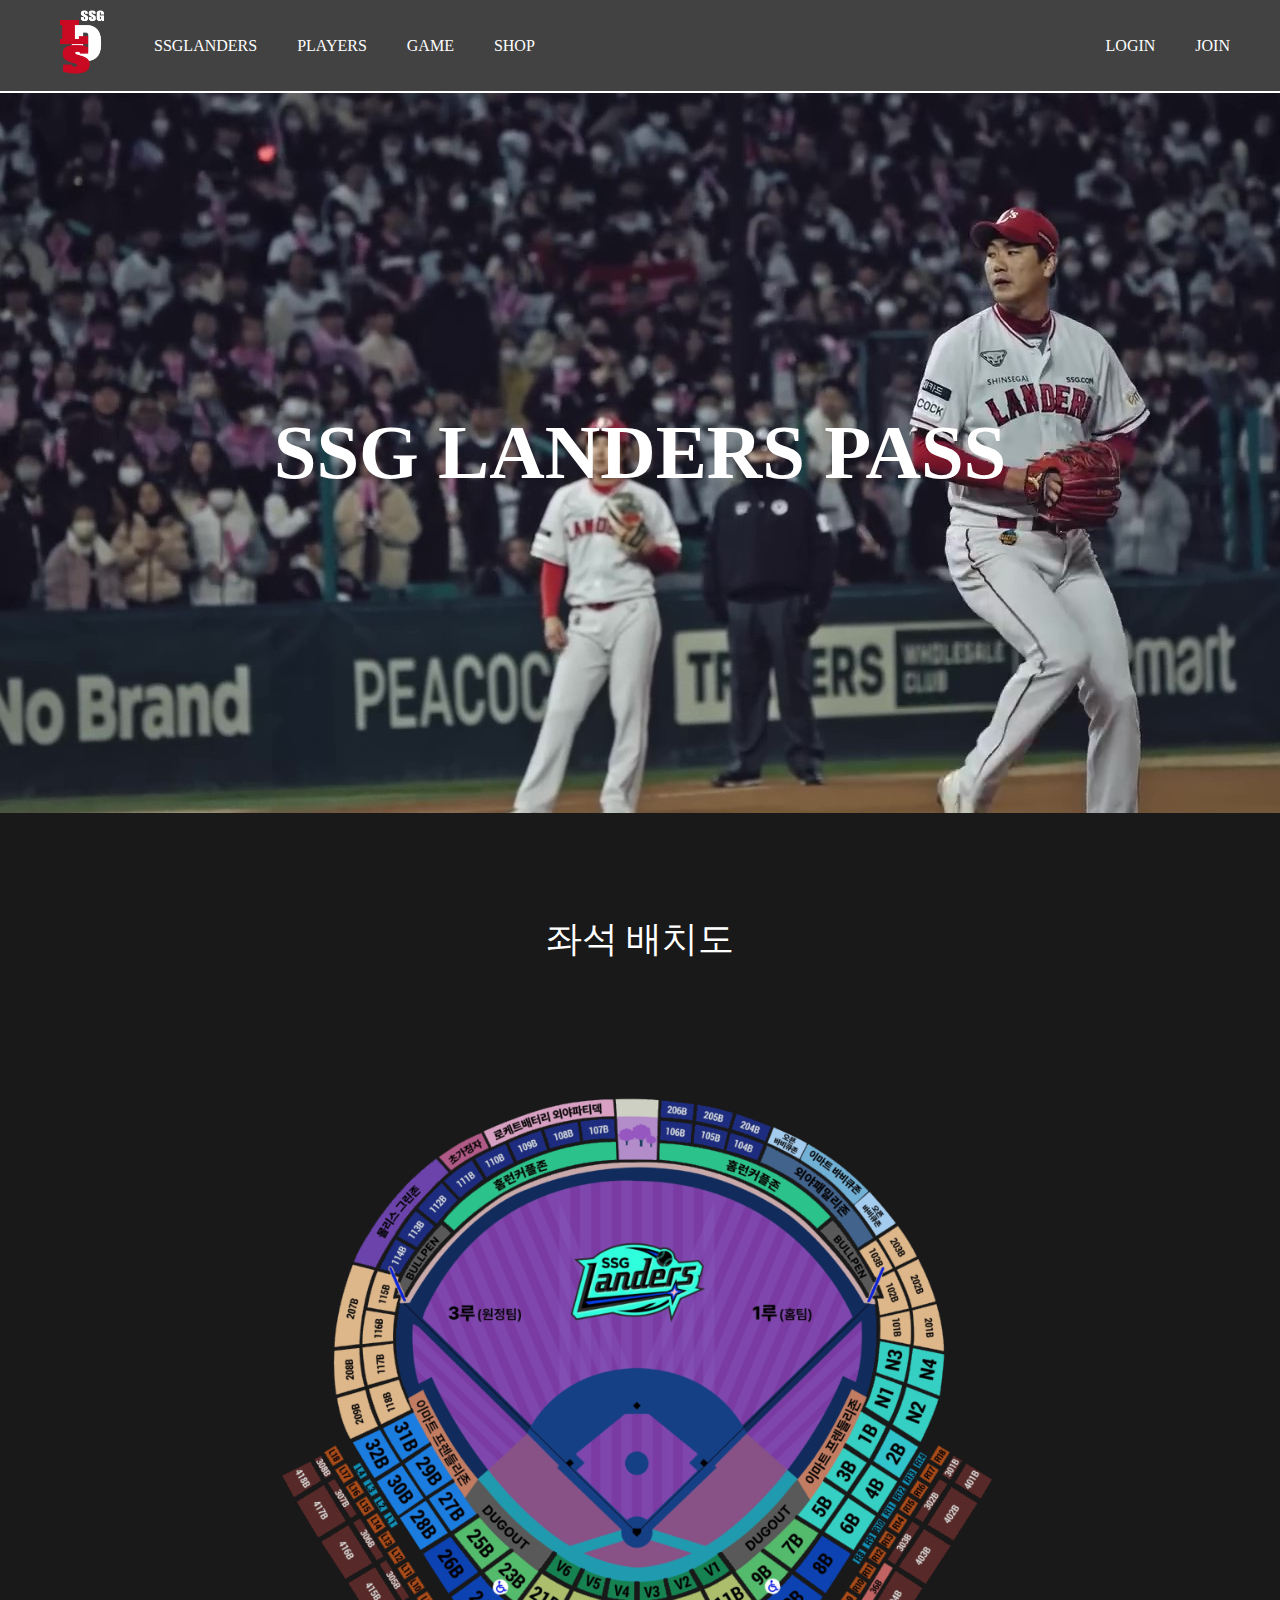
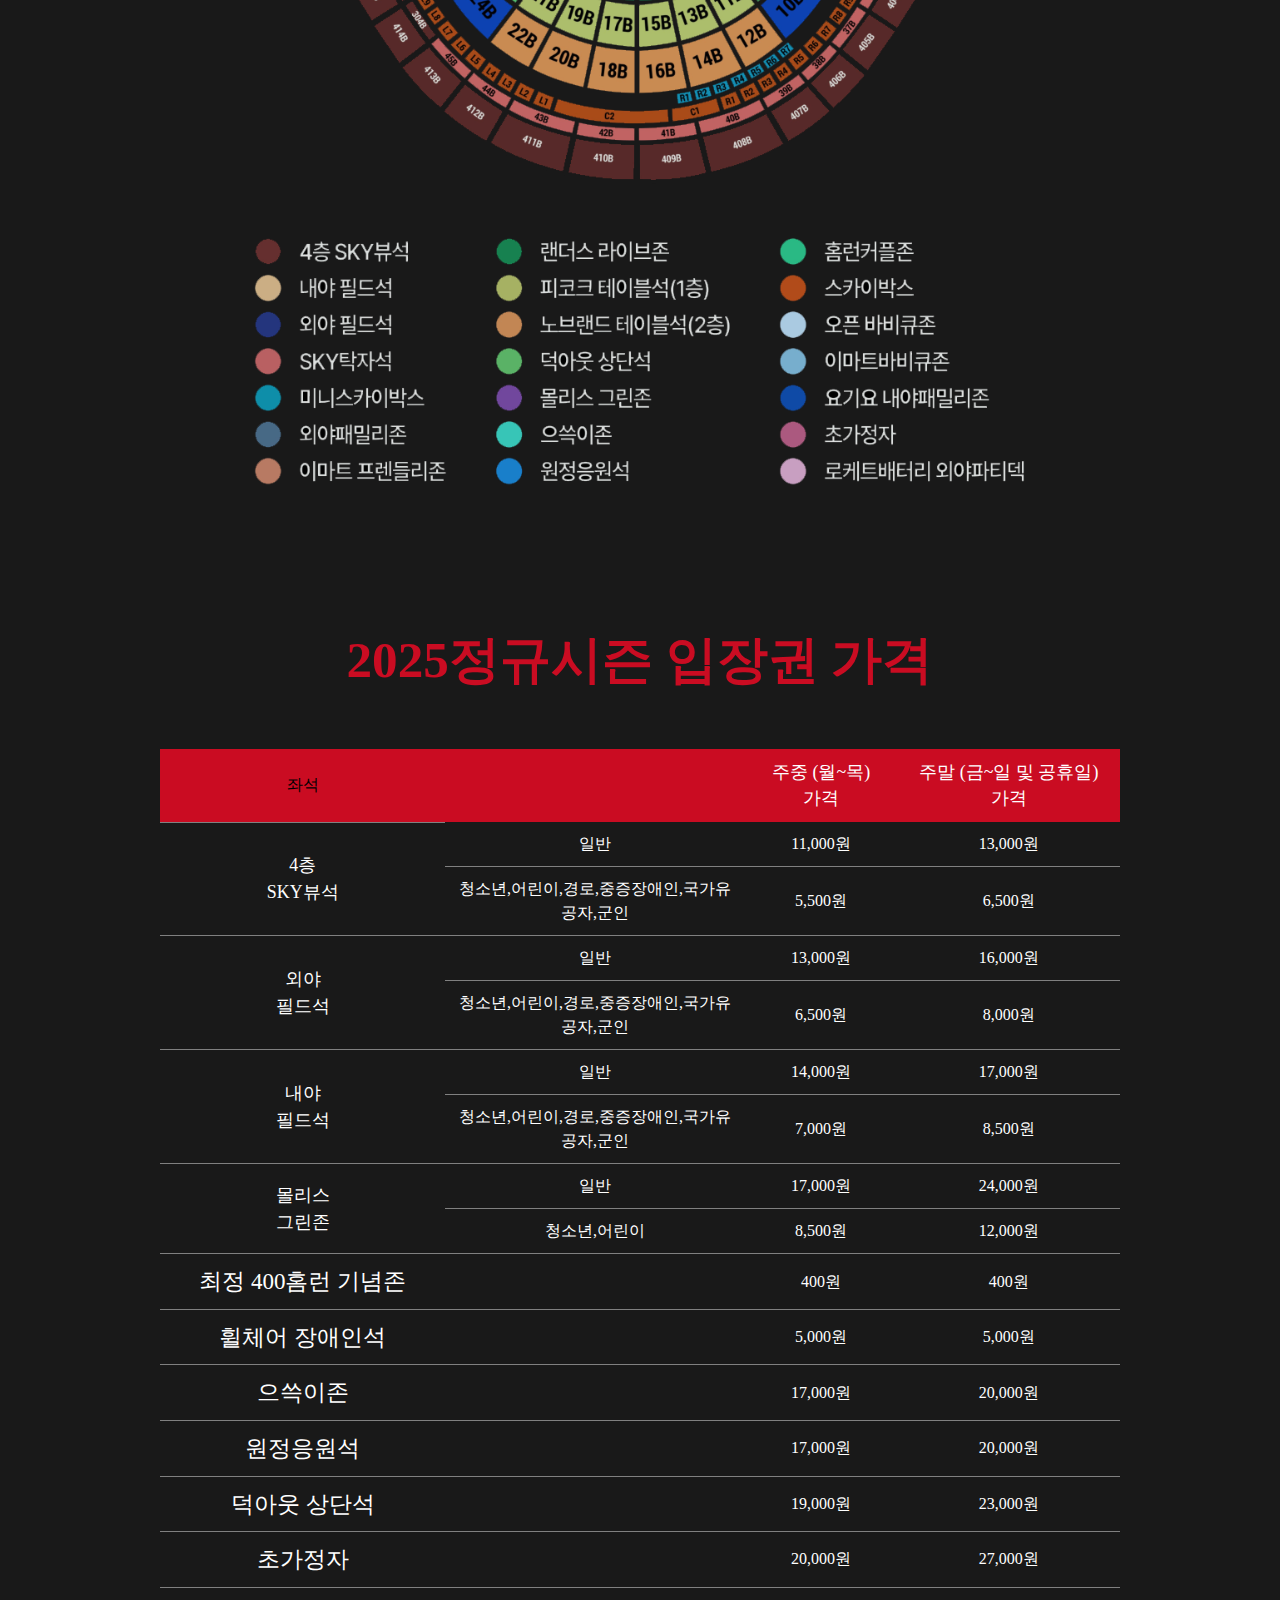
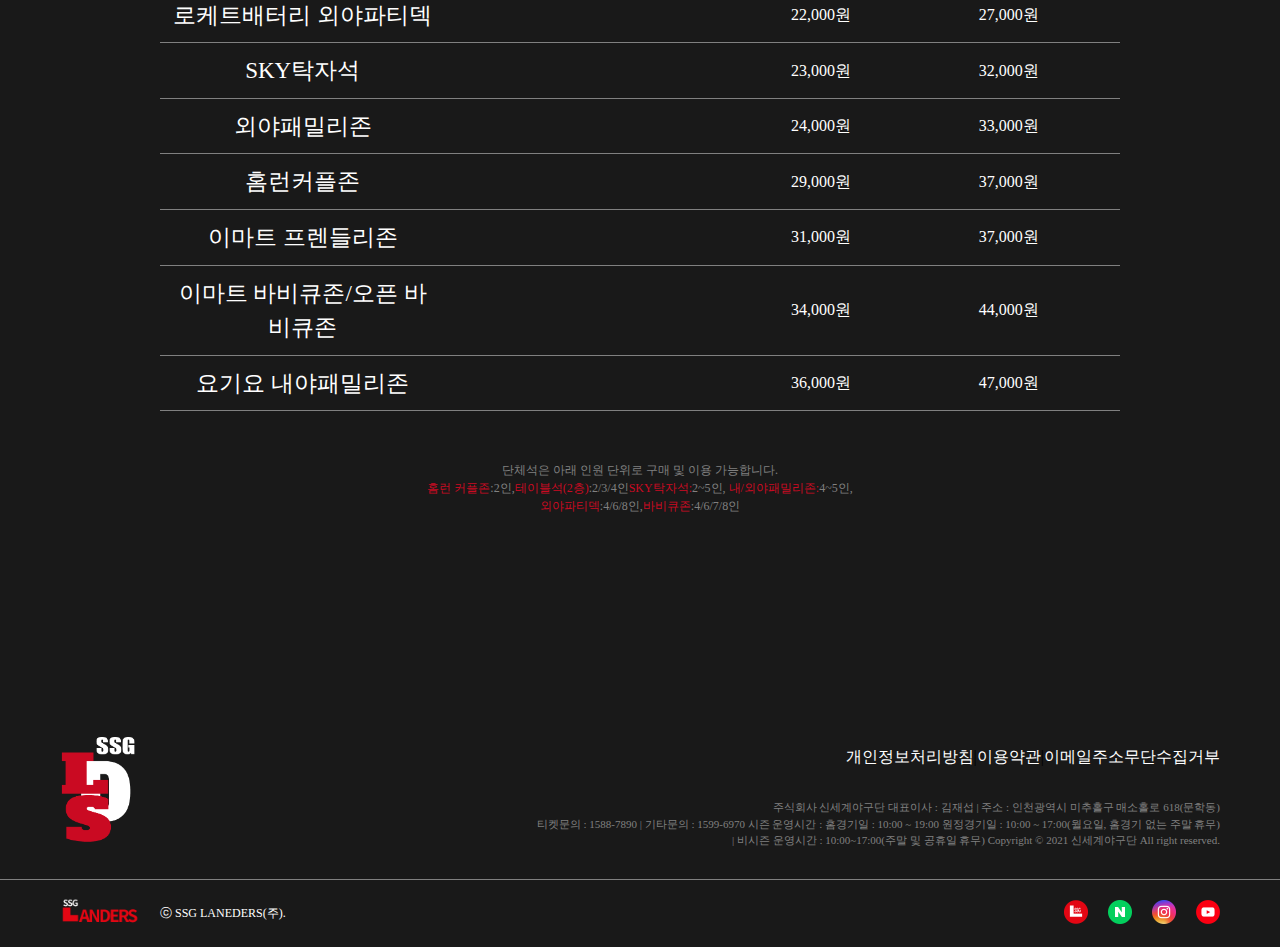
<file: info.html>
<!DOCTYPE html>
<html lang="en">

<head>
    <meta charset="UTF-8">
    <meta name="viewport" content="width=device-width, initial-scale=1.0">
    <title>Document</title>
    <link rel="stylesheet" href="./css/reset.css">
    <link rel="stylesheet" href="./css/info_style.css">
    <link rel="stylesheet" href="./css/header_style.css">
    <link rel="stylesheet" href="./css/footer_style.css">

</head>

<body>
    <header>
        <div class="d_nav1">
            <section class="d_h_sec1">
                <h1 class="d_logo">
                    <a href="index.html"><img src="./img/logo500.png" alt="logo"></a>
                </h1>
                <ul class="d_nav_2">
                    <li class="d_nav_li_1">
                        <div class="d_border_1">
                            <a href="ssg_report.html">
                                <h2>SSGLANDERS</h2>
                            </a>
                        </div>

                        <div class="d_hover_1">
                            <ul class="d_2deth_1 d_flex">
                                <li>
                                    <a href="ssg_report.html">구단소개</a>
                                </li>
                                <li>
                                    <a href="ssg_history.html">HISTORY</a>
                                </li>
                            </ul>
                        </div>
                    </li>
                    <li class="d_nav_li_2">
                        <div class="d_border_2">
                            <a href="player_page.html">
                                <h2>PLAYERS</h2>
                            </a>
                        </div>

                        <div class="d_hover_2">
                            <ul class="d_2deth_2 d_flex ">
                                <li>
                                    <a href="player_page.html">투수</a>
                                </li>
                                <li>
                                    <a href="player_page.html">타자</a>
                                </li>
                            </ul>
                        </div>
                    </li>
                    <li class="d_nav_li_3">
                        <div class="d_border_3">
                            <a href="info.html">
                                <h2>GAME</h2>
                            </a>
                        </div>

                        <div class="d_hover_3">
                            <ul class="d_2deth_3 d_flex">
                                <li>
                                    <a href="info.html">입장권안내</a>
                                </li>
                                <li>
                                    <a href="news.html">소식</a>
                                </li>
                                <li>
                                    <a href="photo.html">포토</a>
                                </li>
                            </ul>
                        </div>
                    </li>
                    <li>
                        <div class="d_border_4">
                            <a href="shop_page.html">
                                <h2>SHOP</h2>
                            </a>
                        </div>

                    </li>
                </ul>
            </section>
            <section>
                <nav class="d_nav_f">
                    <ul class="d_ul_f">
                        <li>
                            <a href="login.html">
                                <h3>LOGIN</h3>
                            </a>
                        </li>
                        <li>
                            <a href="join.html">
                                <h3>JOIN</h3>
                            </a>
                        </li>
                        <li class="d_li_f"  id="mobile_btn">
                            <img src="./img/more_see_w.png" alt="">
                        </li>
                    </ul>
                </nav>
            </section>
        </div>



    </header>
    <div class="head_thing"  id="mobile_navi">
        <section class="d_sec_mobile">
            <div class="d_mobile_position">
                <ul class="mobile_nav1">
                    <li class="home_icon">
                        <img src="./img/home_w.png" alt="">
                    </li>
                    <li class="x_icon"  id="mobile_navi_img">
                        <img src="./img/x_w.png" alt="">
                    </li>
                </ul>
                
            </div>

            <div class="d_mobile_div1">
                <nav class="mobile_nav2">
                    <div class="d_btnlogin">LOGIN</div>
                </nav>
                <nav class="mobile_nav3">
                    <div class="d_btnjoin">JOIN US</div>
                </nav>
            </div>
            <div class="d_line1"></div>
            <div class="d_flex_navmobile">
                <div class="d_flex_nav2">
                    <ul class="d_mobile_nav4">
                        <li>
                            <div>
                                <a href="ssg_report.html">
                                    <h2>SSGLANDERS</h2>
                                </a>
                            </div>
                        </li>
                        <li>
                            <div>
                                <a href="player_page.html">
                                    <h2>PLAYERS</h2>
                                </a>
                            </div>
                        </li>
                        <li>
                            <div class="d_border_3">
                                <a href="info.html">
                                    <h2>GAME</h2>
                                </a>
                            </div>
                        </li>
                        <li>

                            <div class="d_border_4">
                                <a href="shop_page.html">
                                    <h2>SHOP</h2>
                                </a>
                            </div>
                        </li>

                    </ul>
                </div>
                <div class="d_line2"></div>
                <div class="d_flex_nav3">
                    <ul>
                        <li>

                            <div>
                                <ul class="d_mobile_nav4">
                                    <li>
                                        <a href="ssg_report.html">구단소개</a>
                                    </li>
                                    <li>
                                        <a href="ssg_history.html">HISTORY</a>
                                    </li>
                                </ul>
                            </div>
                        </li>
                    </ul>
                </div>
            </div>

        </section>        
    </div>



    <main>
        <div class="main_top">
            <h2>SSG LANDERS PASS</h2>
        </div>
        <div class="seat">
            <h3>좌석 배치도</h3>
            <div class="seat_img">
                <img src="./img/seat_info_img.png" alt="seat_img">
            </div>
        </div>
        <h1 class="table_text">2025정규시즌 입장권 가격</h1>
        <table>
            <tr class="main_table1">
                <th>좌석</th>
                <td></td>
                <td>주중 (월~목)가격</td>
                <td>주말 (금~일 및 공휴일) 가격</td>
            </tr>
            <tr class="main_table2">
                <th rowspan="2">4층<br>SKY뷰석
                </th>
                <td>일반</td>
                <td>11,000원</td>
                <td>13,000원</td>

            </tr>
            <tr class="main_table2">

                <td>청소년,어린이,경로,중증장애인,국가유공자,군인</td>
                <td>5,500원</td>
                <td>6,500원</td>

            </tr>
            <tr class="main_table2">
                <th rowspan="2">외야<br>필드석
                </th>
                <td>일반</td>
                <td>13,000원</td>
                <td>16,000원</td>

            </tr>
            <tr class="main_table2">

                <td>청소년,어린이,경로,중증장애인,국가유공자,군인</td>
                <td>6,500원</td>
                <td>8,000원</td>

            </tr>
            <tr class="main_table2">
                <th rowspan="2">내야<br>필드석
                </th>
                <td>일반</td>
                <td>14,000원</td>
                <td>17,000원</td>

            </tr>
            <tr class="main_table2">

                <td>청소년,어린이,경로,중증장애인,국가유공자,군인</td>
                <td>7,000원</td>
                <td>8,500원</td>

            </tr>
            <tr class="main_table2">
                <th rowspan="2">몰리스<br>그린존
                </th>
                <td>일반</td>
                <td>17,000원</td>
                <td>24,000원</td>

            </tr>
            <tr class="main_table2">

                <td>청소년,어린이</td>

                <td>8,500원</td>
                <td>12,000원</td>
            </tr>
            <tr class="main_table3">
                <th>최정 400홈런 기념존</th>

                <td></td>
                <td>400원</td>
                <td>400원</td>

            </tr>

            
            <tr class="main_table3">
                <th>휠체어 장애인석</th>

                <td></td>
                <td>5,000원</td>
                <td>5,000원</td>

            </tr>
            <tr class="main_table3">
                <th>으쓱이존</th>

                <td></td>
                <td>17,000원</td>
                <td>20,000원</td>

            </tr>
            <tr class="main_table3">
                <th>원정응원석</th>

                <td></td>
                <td>17,000원</td>
                <td>20,000원</td>

            </tr>
            <tr class="main_table3">
                <th>덕아웃 상단석</th>

                <td></td>
                <td>19,000원</td>
                <td>23,000원</td>

            </tr>
            <tr class="main_table3">
                <th>초가정자</th>

                <td></td>
                <td>20,000원</td>
                <td>27,000원</td>

            </tr>

            <tr class="main_table3">
                <th>로케트배터리 외야파티덱</th>
                <td></td>
                <td>22,000원</td>
                <td>27,000원</td>
            </tr>

            <tr class="main_table3">
                <th>SKY탁자석</th>
                <td></td>
                <td>23,000원</td>
                <td>32,000원</td>
            </tr>


            <tr class="main_table3">
                <th>외야패밀리존</th>
                <td></td>
                <td>24,000원</td>
                <td>33,000원</td>
            </tr>
            <tr class="main_table3">
                <th>홈런커플존</th>
                <td></td>
                <td>29,000원</td>
                <td>37,000원</td>
            </tr>

            <tr class="main_table3">
                <th>이마트 프렌들리존</th>
                <td></td>
                <td>31,000원</td>
                <td>37,000원</td>
            </tr>

            <tr class="main_table3">
                <th>이마트 바비큐존/오픈 바비큐존</th>
                <td></td>
                <td>34,000원</td>
                <td>44,000원</td>
            </tr>


            <tr class="main_table3">
                <th>요기요 내야패밀리존</th>
                <td></td>
                <td>36,000원</td>
                <td>47,000원</td>
            </tr>

        </table>
        <div class="info_noti">
            <p>단체석은 아래 인원 단위로 구매 및 이용 가능합니다.</p>
            <p><span>홈런 커플존</span>:2인,<span>테이블석(2층)</span>:2/3/4인<span>SKY탁자석:</span>2~5인, <span>내/외야패밀리존:</span>4~5인,
            </p>
            <p><span>외야파티덱</span>:4/6/8인,<span>바비큐존</span>:4/6/7/8인</p>
        </div>
    </main>
    <footer>
        <div class="footer_sec">
            <div class="box">
                <div class="footer_logo">
                    <a href="./index.html"><img src="./img/logo_white.png" alt="footer"></a>
                </div>
                <section class="news_notice">
                    <ul>
                        <li><a href="#">개인정보처리방침 </a></li>
                       <li> <span class="stick">|</span></li>
                        <li><a href="#">이용약관 </a></li>
                       <li> <span class="stick">|</span></li>
                        <li><a href="#">이메일주소무단수집거부</a></li>
                    </ul>
                    <p>주식회사 신세계야구단 대표이사 : 김재섭 | 주소 : 인천광역시 미추홀구 매소홀로 618(문학동) <br>티켓문의 : 1588-7890 | 기타문의 : 1599-6970
                        시즌 운영시간 : 홈경기일 : 10:00 ~ 19:00 원정경기일 : 10:00 ~ 17:00(월요일, 홈경기 없는 주말 휴무) <br> | 비시즌 운영시간 :
                        10:00~17:00(주말
                        및 공휴일 휴무)
                        Copyright © 2021 신세계야구단 All right reserved.</p>
                </section>
            </div>
            <div id="fot_line"></div>
            <section class="footer_icon">
                <div class="fot_icon">
                    <div id="fot_logo"><img src="./img/footer_logo.png" alt="footer"></div>
                    <h4>ⓒ SSG LANEDERS(주).</h4>
                </div>
                <div>
                    <ul class="fot_sns_icon">
                        <li><a href="#">
                                <img src="./img/snslogo.png" alt="ssg">
                            </a></li>
                        <li><a href="#">
                                <img src="./img/sns_naver.png" alt="naver">
                            </a></li>
                        <li><a href="#">
                                <img src="./img/sns_instagram.png" alt="instar">
                            </a></li>
                        <li><a href="#">
                                <img src="./img/sns_youtube.png" alt="youtube">
                            </a></li>
                    </ul>
                </div>

            </section>
        </div>
        <script src="./js/script.js"></script>
    </footer>
</body>

</html>
</file>
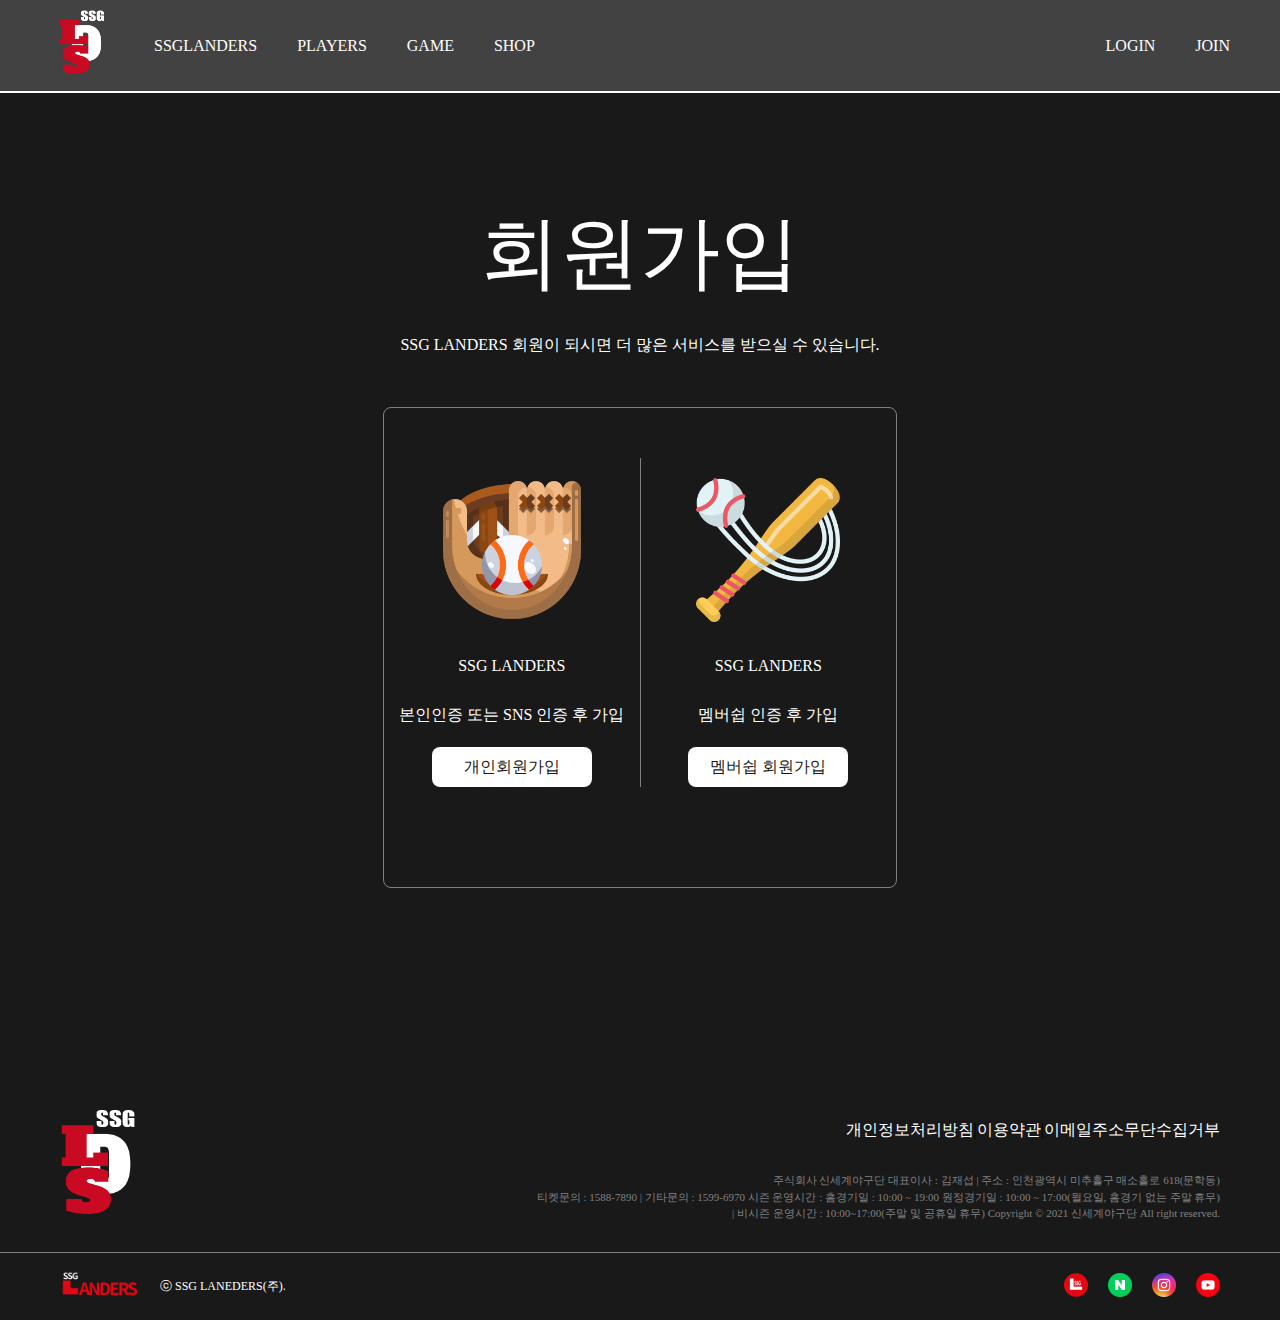
<file: join.html>
<!DOCTYPE html>
<html lang="en">

<head>
    <meta charset="UTF-8">
    <meta name="viewport" content="width=device-width, initial-scale=1.0">
    <title>Document</title>
    <link rel="stylesheet" href="./css/reset.css">
    <link rel="stylesheet" href="./css/common.css">
    <link rel="stylesheet" href="./css/join.css">
    <link rel="stylesheet" href="./css/footer_style.css">

</head>

<body>

    <header>
        <div class="d_nav1">
            <section class="d_h_sec1">
                <h1 class="d_logo">
                    <a href="index.html"><img src="./img/logo500.png" alt="logo"></a>
                </h1>
                <ul class="d_nav_2">
                    <li class="d_nav_li_1">
                        <div class="d_border_1">
                            <a href="ssg_report.html">
                                <h2>SSGLANDERS</h2>
                            </a>
                        </div>

                        <div class="d_hover_1">
                            <ul class="d_2deth_1 d_flex">
                                <li>
                                    <a href="ssg_report.html">구단소개</a>
                                </li>
                                <li>
                                    <a href="ssg_history.html">HISTORY</a>
                                </li>
                            </ul>
                        </div>
                    </li>
                    <li class="d_nav_li_2">
                        <div class="d_border_2">
                            <a href="player_page.html">
                                <h2>PLAYERS</h2>
                            </a>
                        </div>

                        <div class="d_hover_2">
                            <ul class="d_2deth_2 d_flex ">
                                <li>
                                    <a href="player_page.html">투수</a>
                                </li>
                                <li>
                                    <a href="player_page.html">타자</a>
                                </li>
                            </ul>
                        </div>
                    </li>
                    <li class="d_nav_li_3">
                        <div class="d_border_3">
                            <a href="info.html">
                                <h2>GAME</h2>
                            </a>
                        </div>

                        <div class="d_hover_3">
                            <ul class="d_2deth_3 d_flex">
                                <li>
                                    <a href="info.html">입장권안내</a>
                                </li>
                                <li>
                                    <a href="news.html">소식</a>
                                </li>
                                <li>
                                    <a href="photo.html">포토</a>
                                </li>
                            </ul>
                        </div>
                    </li>
                    <li>
                        <div class="d_border_4">
                            <a href="shop_page.html">
                                <h2>SHOP</h2>
                            </a>
                        </div>

                    </li>
                </ul>
            </section>
            <section>
                <nav class="d_nav_f">
                    <ul class="d_ul_f">
                        <li>
                            <a href="login.html">
                                <h3>LOGIN</h3>
                            </a>
                        </li>
                        <li>
                            <a href="join.html">
                                <h3>JOIN</h3>
                            </a>
                        </li>
                        <li class="d_li_f"  id="mobile_btn">
                            <img src="./img/more_see_w.png" alt="">
                        </li>
                    </ul>
                </nav>
            </section>
        </div>



    </header>
    <div class="head_thing"  id="mobile_navi">
        <section class="d_sec_mobile">
            <div class="d_mobile_position">
                <ul class="mobile_nav1">
                    <li class="home_icon">
                        <img src="./img/home_w.png" alt="">
                    </li>
                    <li class="x_icon"  id="mobile_navi_img">
                        <img src="./img/x_w.png" alt="">
                    </li>
                </ul>
                
            </div>

            <div class="d_mobile_div1">
                <nav class="mobile_nav2">
                    <div class="d_btnlogin">LOGIN</div>
                </nav>
                <nav class="mobile_nav3">
                    <div class="d_btnjoin">JOIN US</div>
                </nav>
            </div>
            <div class="d_line1"></div>
            <div class="d_flex_navmobile">
                <div class="d_flex_nav2">
                    <ul class="d_mobile_nav4">
                        <li>
                            <div>
                                <a href="ssg_report.html">
                                    <h2>SSGLANDERS</h2>
                                </a>
                            </div>
                        </li>
                        <li>
                            <div>
                                <a href="player_page.html">
                                    <h2>PLAYERS</h2>
                                </a>
                            </div>
                        </li>
                        <li>
                            <div class="d_border_3">
                                <a href="info.html">
                                    <h2>GAME</h2>
                                </a>
                            </div>
                        </li>
                        <li>

                            <div class="d_border_4">
                                <a href="shop_page.html">
                                    <h2>SHOP</h2>
                                </a>
                            </div>
                        </li>

                    </ul>
                </div>
                <div class="d_line2"></div>
                <div class="d_flex_nav3">
                    <ul>
                        <li>

                            <div>
                                <ul class="d_mobile_nav4">
                                    <li>
                                        <a href="ssg_report.html">구단소개</a>
                                    </li>
                                    <li>
                                        <a href="ssg_history.html">HISTORY</a>
                                    </li>
                                </ul>
                            </div>
                        </li>
                    </ul>
                </div>
            </div>

        </section>        
    </div>





    <main>

        <section class="main_sec1">
            <h2>
                회원가입
            </h2>
            <div>
                <p>
                    SSG LANDERS 회원이 되시면 더 많은 서비스를 받으실 수 있습니다.
                </p>
            </div>
        </section>

        <section class="join_sec1">
            <div class="flex_box1 d_boxmobile1">
                <div class="img_box1">
                    <img src="./img/baseball_glove.png" alt="#">
                </div>
                <h4>SSG LANDERS</h4>
                <h4>본인인증 또는 SNS 인증 후 가입</h4>
                <div class="btn_join">
                    <a href="#">
                        <p>개인회원가입</p>
                    </a>

                </div>
            </div>
            <div class="flex_box1 d_boxmobile2">
                <div class="img_box1">
                    <img src="./img/baseball_1.png" alt="baseball">
                </div>
                <h4>SSG LANDERS</h4>
                <h4>멤버쉽 인증 후 가입</h4>
                <div class="btn_join">
                    <a href="#">
                        <p>멤버쉽 회원가입</p>
                    </a>
                </div>
            </div>

        </section>



    </main>
    <footer>
            

        <div class="footer_sec">
            <div class="box">
                <div class="footer_logo">
                    <a href="#"><img src="./img/logo_white.png" alt="logo"></a>
                </div>
                <section class="news_notice">
                    <ul>
                        <li><a href="#">개인정보처리방침 </a></li>
                        <li>
                            <span class="stick">|</span>
                        </li>
                        
                        <li><a href="#">이용약관 </a></li>
                        <li>
                            <span class="stick">|</span>
                        </li>
                        
                        <li><a href="#">이메일주소무단수집거부</a></li>
                    </ul>
                    <p>주식회사 신세계야구단 대표이사 : 김재섭 | 주소 : 인천광역시 미추홀구 매소홀로 618(문학동)  <br>티켓문의 : 1588-7890 | 기타문의 : 1599-6970
                        시즌 운영시간 : 홈경기일 : 10:00 ~ 19:00 원정경기일 : 10:00 ~ 17:00(월요일, 홈경기 없는 주말 휴무) <br> | 비시즌 운영시간 :
                        10:00~17:00(주말
                        및 공휴일 휴무)
                        Copyright © 2021 신세계야구단 All right reserved.</p>
                </section>
            </div>
            <div id="fot_line"></div>
            <section class="footer_icon">
                <div class="fot_icon">
                    <div id="fot_logo"><img src="./img/footer_logo.png" alt="#"></div>
                    <h4>ⓒ SSG LANEDERS(주).</h4>
                </div>
                <div>
                    <ul class="fot_sns_icon">
                        <li><a href="#">
                                <img src="./img/snslogo.png" alt="sns">
                            </a></li>
                        <li><a href="#">
                                <img src="./img/sns_naver.png" alt="naver">
                            </a></li>
                        <li><a href="#">
                                <img src="./img/sns_instagram.png" alt="insta">
                            </a></li>
                        <li><a href="#">
                                <img src="./img/sns_youtube.png" alt="youtube">
                            </a></li>
                    </ul>
                </div>
            </section>
        </div>
    </footer>


<script src="./js/script.js"></script>
</body>

</html>
</file>
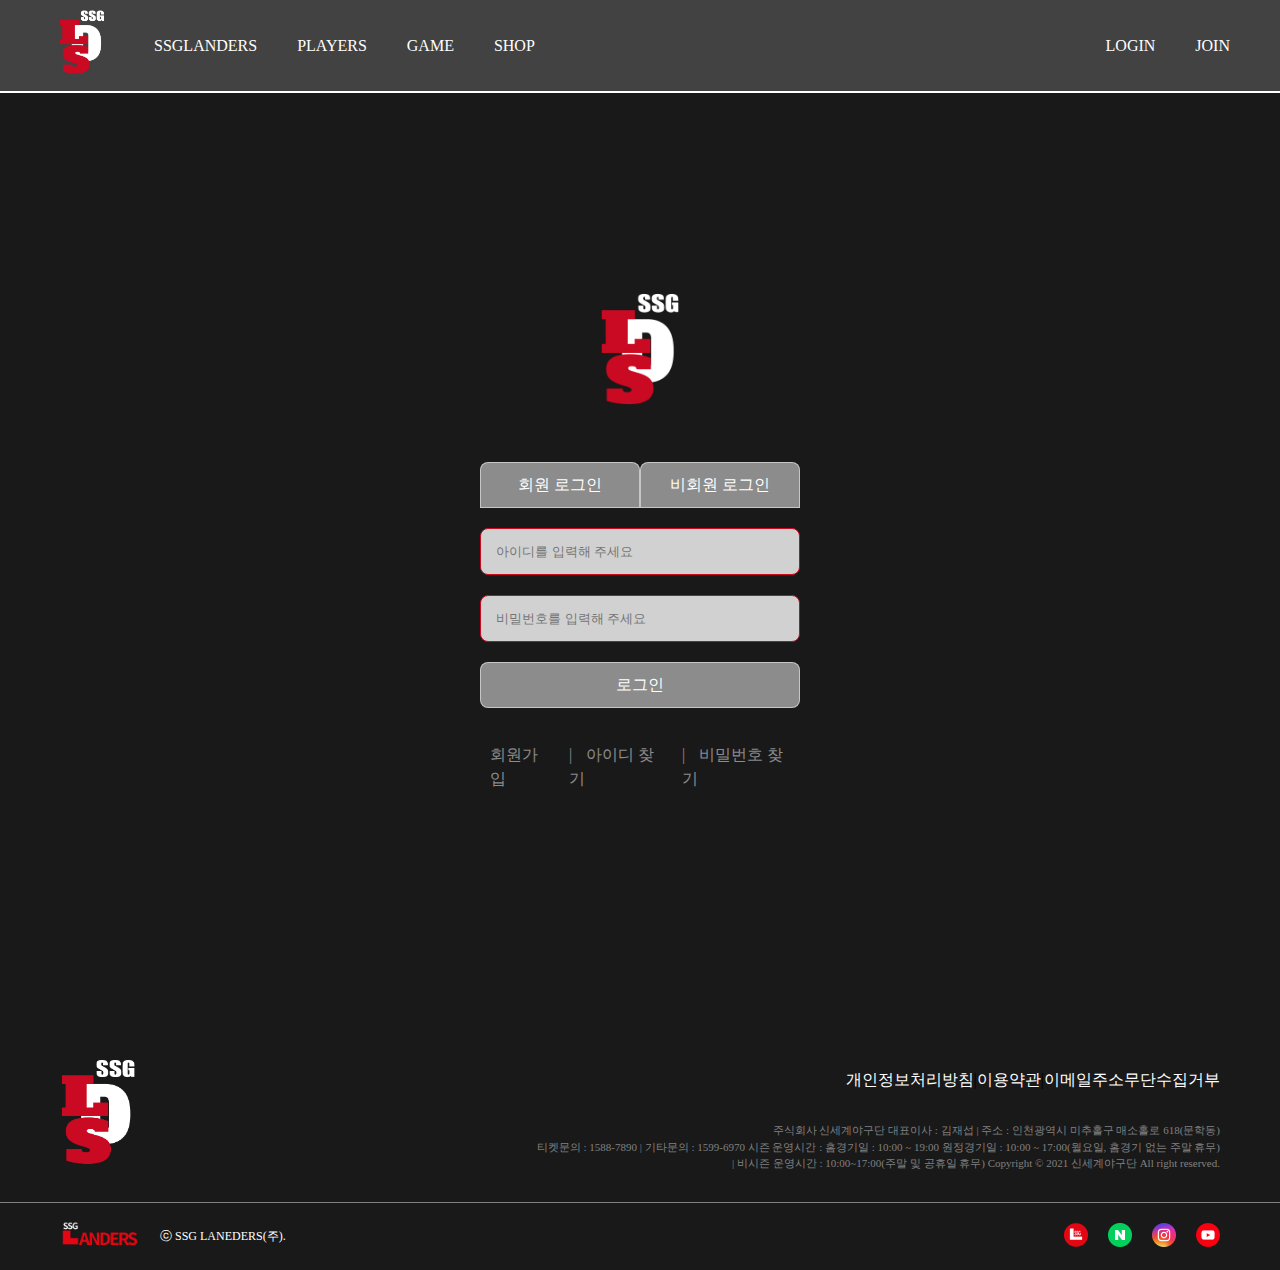
<file: login.html>
<!DOCTYPE html>
<html lang="en">

<head>
    <meta charset="UTF-8">
    <meta name="viewport" content="width=device-width, initial-scale=1.0">
    <title>Document</title>
    <link rel="stylesheet" href="./css/reset.css">
    <link rel="stylesheet" href="./css/common.css">
    <link rel="stylesheet" href="./css/login.css">
</head>

<body>
    <header>
        <div class="d_nav1">
            <section class="d_h_sec1">
                <h1 class="d_logo">
                    <a href="./index.html"><img src="./img/logo500.png" alt="logo"></a>
                </h1>
                <ul class="d_nav_2">
                    <li class="d_nav_li_1">
                        <div class="d_border_1">
                            <a href="#">
                                <h2>SSGLANDERS</h2>
                            </a>
                        </div>

                        <div class="d_hover_1">
                            <ul class="d_2deth_1 d_flex">
                                <li>
                                    <a href="#">구단소개</a>
                                </li>
                                <li>
                                    <a href="#">HISTORY</a>
                                </li>
                            </ul>
                        </div>
                    </li>
                    <li class="d_nav_li_2">
                        <div class="d_border_2">
                            <a href="#">
                                <h2>PLAYERS</h2>
                            </a>
                        </div>

                        <div class="d_hover_2">
                            <ul class="d_2deth_2 d_flex ">
                                <li>
                                    <a href="#">투수</a>
                                </li>
                                <li>
                                    <a href="#">타자</a>
                                </li>
                            </ul>
                        </div>
                    </li>
                    <li class="d_nav_li_3">
                        <div class="d_border_3">
                            <a href="#">
                                <h2>GAME</h2>
                            </a>
                        </div>

                        <div class="d_hover_3">
                            <ul class="d_2deth_3 d_flex">
                                <li>
                                    <a href="#">입장권안내</a>
                                </li>
                                <li>
                                    <a href="#">소식</a>
                                </li>
                                <li>
                                    <a href="#">포토</a>
                                </li>
                            </ul>
                        </div>
                    </li>
                    <li>
                        <div class="d_border_4">
                            <a href="#">
                                <h2>SHOP</h2>
                            </a>
                        </div>

                    </li>
                </ul>
            </section>
            <section>
                <nav class="d_nav_f">
                    <ul class="d_ul_f">
                        <li>
                            <a href="./login.html">
                                <h3>LOGIN</h3>
                            </a>
                        </li>
                        <li>
                            <a href="./join.html">
                                <h3>JOIN</h3>
                            </a>
                        </li>
                        <li class="d_li_f" id="d_more_btn">
                            <img src="./img/more_see_w.png" alt="more">
                        </li>
                    </ul>
                </nav>
            </section>
        </div>

    </header>


 <div class="head_thing" id="d_head_thing2">
        <section class="d_sec_mobile">
            <div class="d_mobile_position">
                <ul class="mobile_nav1">
                    <li class="home_icon">
                        <img src="./img/home_w.png" alt="home">
                    </li>
                    <li class="x_icon" id="d_x_icon">
                        <img src="./img/x_w.png" alt="x">
                    </li>
                </ul>
                
            </div>

            <div class="d_mobile_div1">
                <nav class="mobile_nav2">
                    <div class="d_btnlogin">LOGIN</div>
                </nav>
                <nav class="mobile_nav3">
                    <div class="d_btnjoin">JOIN US</div>
                </nav>
            </div>
            <div class="d_line1"></div>
            <div class="d_flex_navmobile">
                <div class="d_flex_nav2">
                    <ul class="d_mobile_nav4">
                        <li>
                            <div>
                                <a href="#">
                                    <h2>SSGLANDERS</h2>
                                </a>
                            </div>
                        </li>
                        <li>
                            <div>
                                <a href="#">
                                    <h2>PLAYERS</h2>
                                </a>
                            </div>
                        </li>
                        <li>
                            <div class="d_border_3">
                                <a href="#">
                                    <h2>GAME</h2>
                                </a>
                            </div>
                        </li>
                        <li>

                            <div class="d_border_4">
                                <a href="#">
                                    <h2>SHOP</h2>
                                </a>
                            </div>
                        </li>

                    </ul>
                </div>
                <div class="d_line2"></div>
                <div class="d_flex_nav3">
                    <ul>
                        <li>

                            <div>
                                <ul class="d_mobile_nav4">
                                    <li>
                                        <a href="#">구단소개</a>
                                    </li>
                                    <li>
                                        <a href="#">HISTORY</a>
                                    </li>
                                </ul>
                            </div>
                        </li>

                    </ul>
                </div>
            </div>

        </section>        
    </div>




    <main>
        <div class="d_imglogobox1"><img src="./img/logo500.png" alt="logo"></div>
        <section class="d_main_sec1">
            <div class="d_login_box1">
                <ul class="d_ul_flex1">
                    <li>
                        <div class="d_login_1">
                            <h3>회원 로그인</h3>
                        </div>
                    </li>
                    <li>
                        <div class="d_login_2">
                            <h3>비회원 로그인</h3>
                        </div>
                    </li>
                </ul>
            </div>
            <div class="d_login_box2">
                <ul class="d_ul_flex2">
                    <li>
                        <div class="d_login_3">
                            <input class="id_box" type="text" placeholder="아이디를 입력해 주세요">

                        </div>
                    </li>
                    <li class="d_login_li1">
                        <div class="d_login_4">
                            <input class="id_box" type="password" placeholder="비밀번호를 입력해 주세요">
                        </div>

                    </li>
                    <li>
                        <div class="d_login_btn1">
                            <h3>로그인</h3>
                        </div>
                    </li>

                </ul>
            </div>
            <div class="d_login_box3">
                <ul class="d_ul_flex3">
                    <li>
                        <a href="#">
                            <div>회원가입</div>
                        </a>

                    </li>
                    <li>
                        <a href="#">
                            <div><span>|</span> 아이디 찾기</div>
                        </a>

                    </li>
                    <li>
                        <a href="#">
                            <div> <span>|</span> 비밀번호 찾기</div>
                        </a>

                    </li>
                </ul>
            </div>
        </section>
        <section class="d_main_sec2">


            <div class="d_login_btn2">
                <h3>비회원 로그인</h3>
            </div>


        </section>
    </main>
    <footer>
            

        <div class="footer_sec">
            <div class="box">
                <div class="footer_logo">
                    <a href="#"><img src="./img/logo_white.png" alt="logo"></a>
                </div>
                <section class="news_notice">
                    <ul>
                        <li><a href="#">개인정보처리방침 </a></li>
                        <li>
                            <span class="stick">|</span>
                        </li>
                        
                        <li><a href="#">이용약관 </a></li>
                        <li>
                            <span class="stick">|</span>
                        </li>
                        
                        <li><a href="#">이메일주소무단수집거부</a></li>
                    </ul>
                    <p>주식회사 신세계야구단 대표이사 : 김재섭 | 주소 : 인천광역시 미추홀구 매소홀로 618(문학동)  <br>티켓문의 : 1588-7890 | 기타문의 : 1599-6970
                        시즌 운영시간 : 홈경기일 : 10:00 ~ 19:00 원정경기일 : 10:00 ~ 17:00(월요일, 홈경기 없는 주말 휴무) <br> | 비시즌 운영시간 :
                        10:00~17:00(주말
                        및 공휴일 휴무)
                        Copyright © 2021 신세계야구단 All right reserved.</p>
                </section>
            </div>
            <div id="fot_line"></div>
            <section class="footer_icon">
                <div class="fot_icon">
                    <div id="fot_logo"><img src="./img/footer_logo.png" alt=""></div>
                    <h4>ⓒ SSG LANEDERS(주).</h4>
                </div>
                <div>
                    <ul class="fot_sns_icon">
                        <li><a href="#">
                                <img src="./img/snslogo.png" alt="sns">
                            </a></li>
                        <li><a href="#">
                                <img src="./img/sns_naver.png" alt="naver">
                            </a></li>
                        <li><a href="#">
                                <img src="./img/sns_instagram.png" alt="insta">
                            </a></li>
                        <li><a href="#">
                                <img src="./img/sns_youtube.png" alt="youtube">
                            </a></li>
                    </ul>
                </div>
            </section>
        </div>
    </footer>
<script src=".//js/script.js"></script>

</body>

</html>
</file>
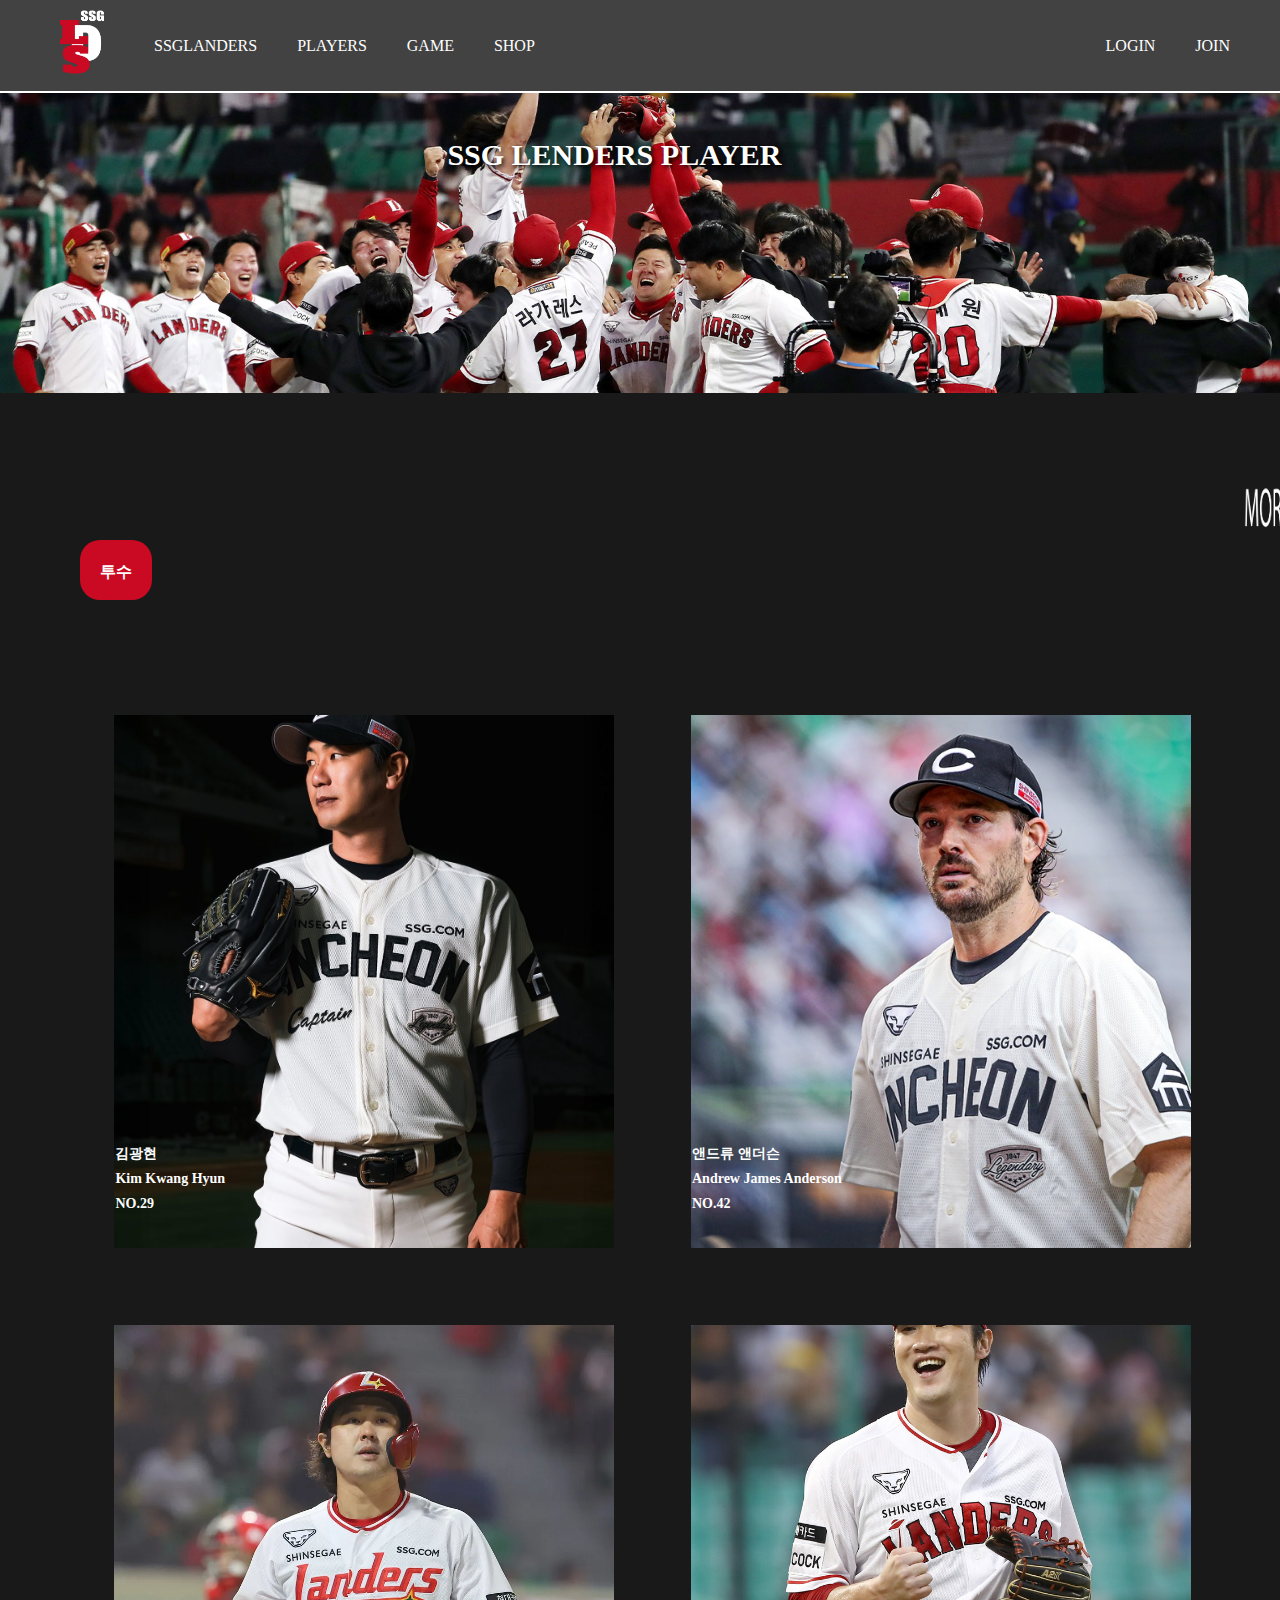
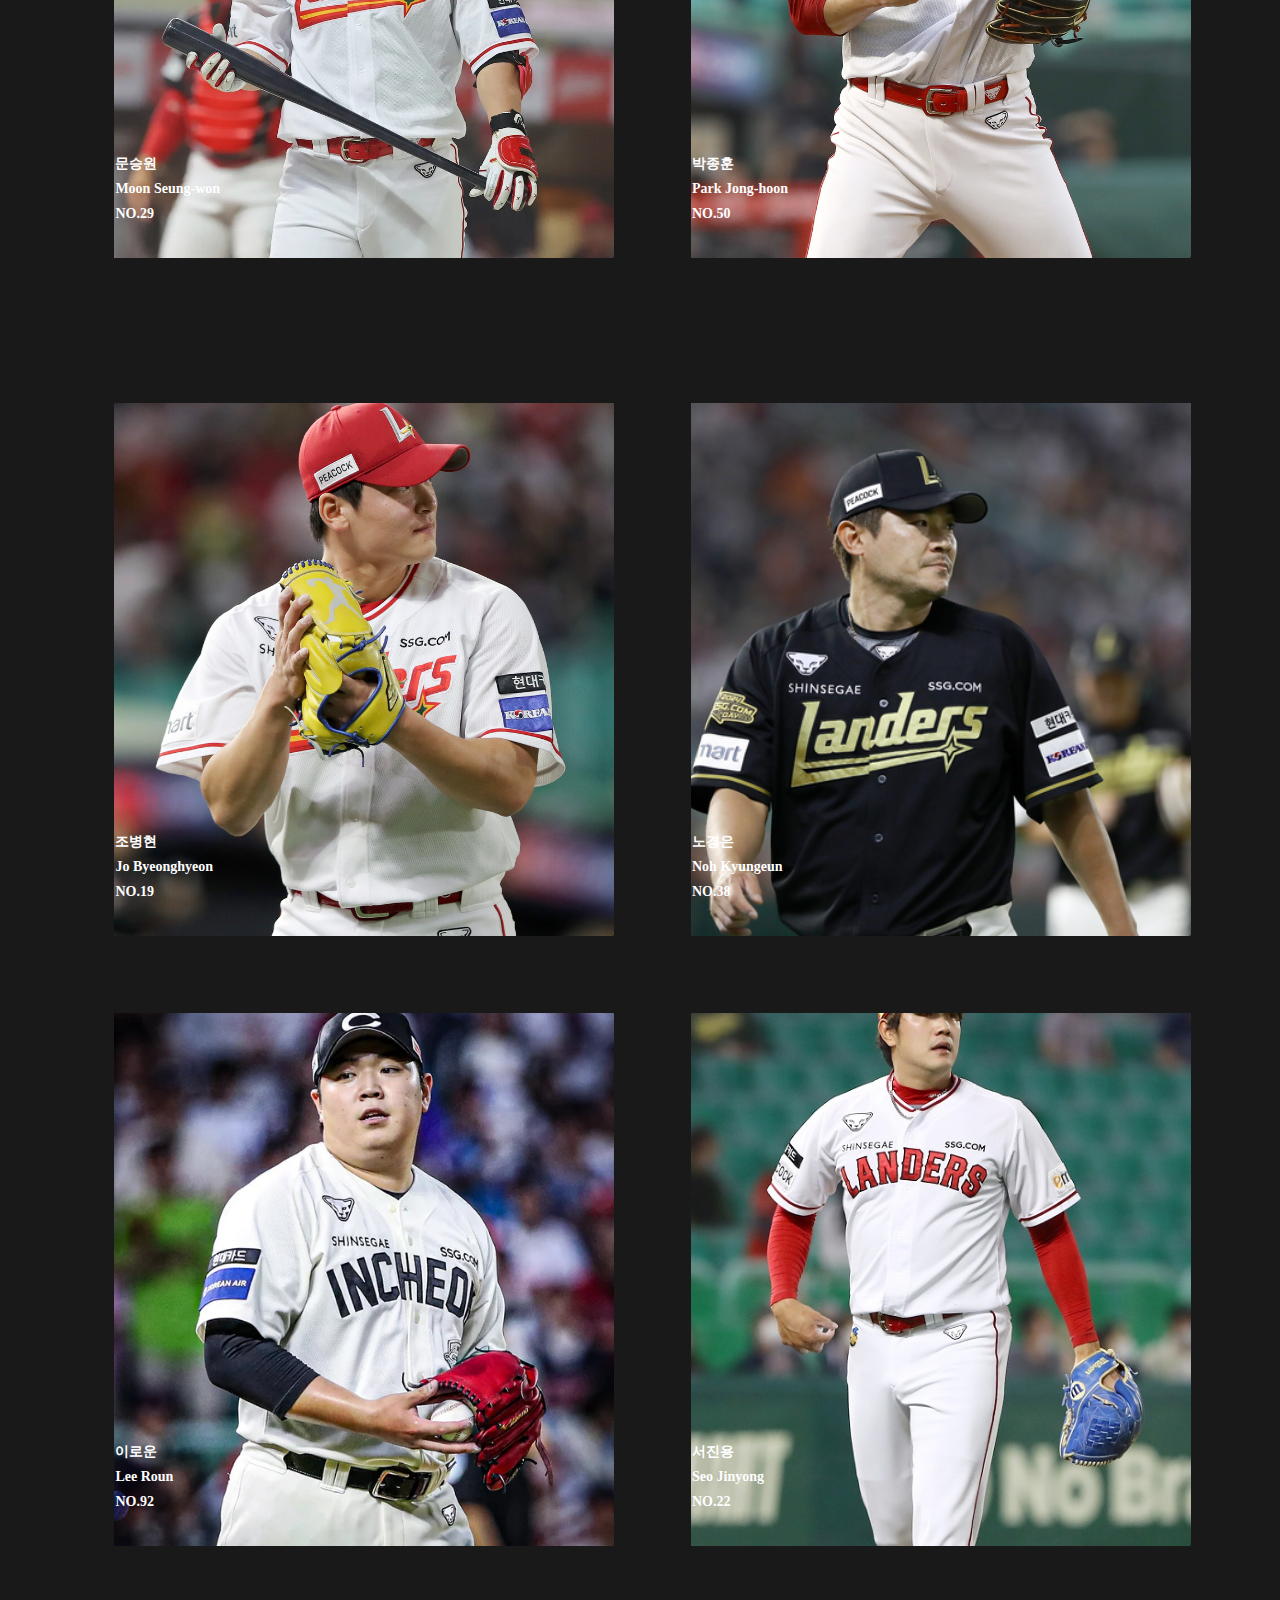
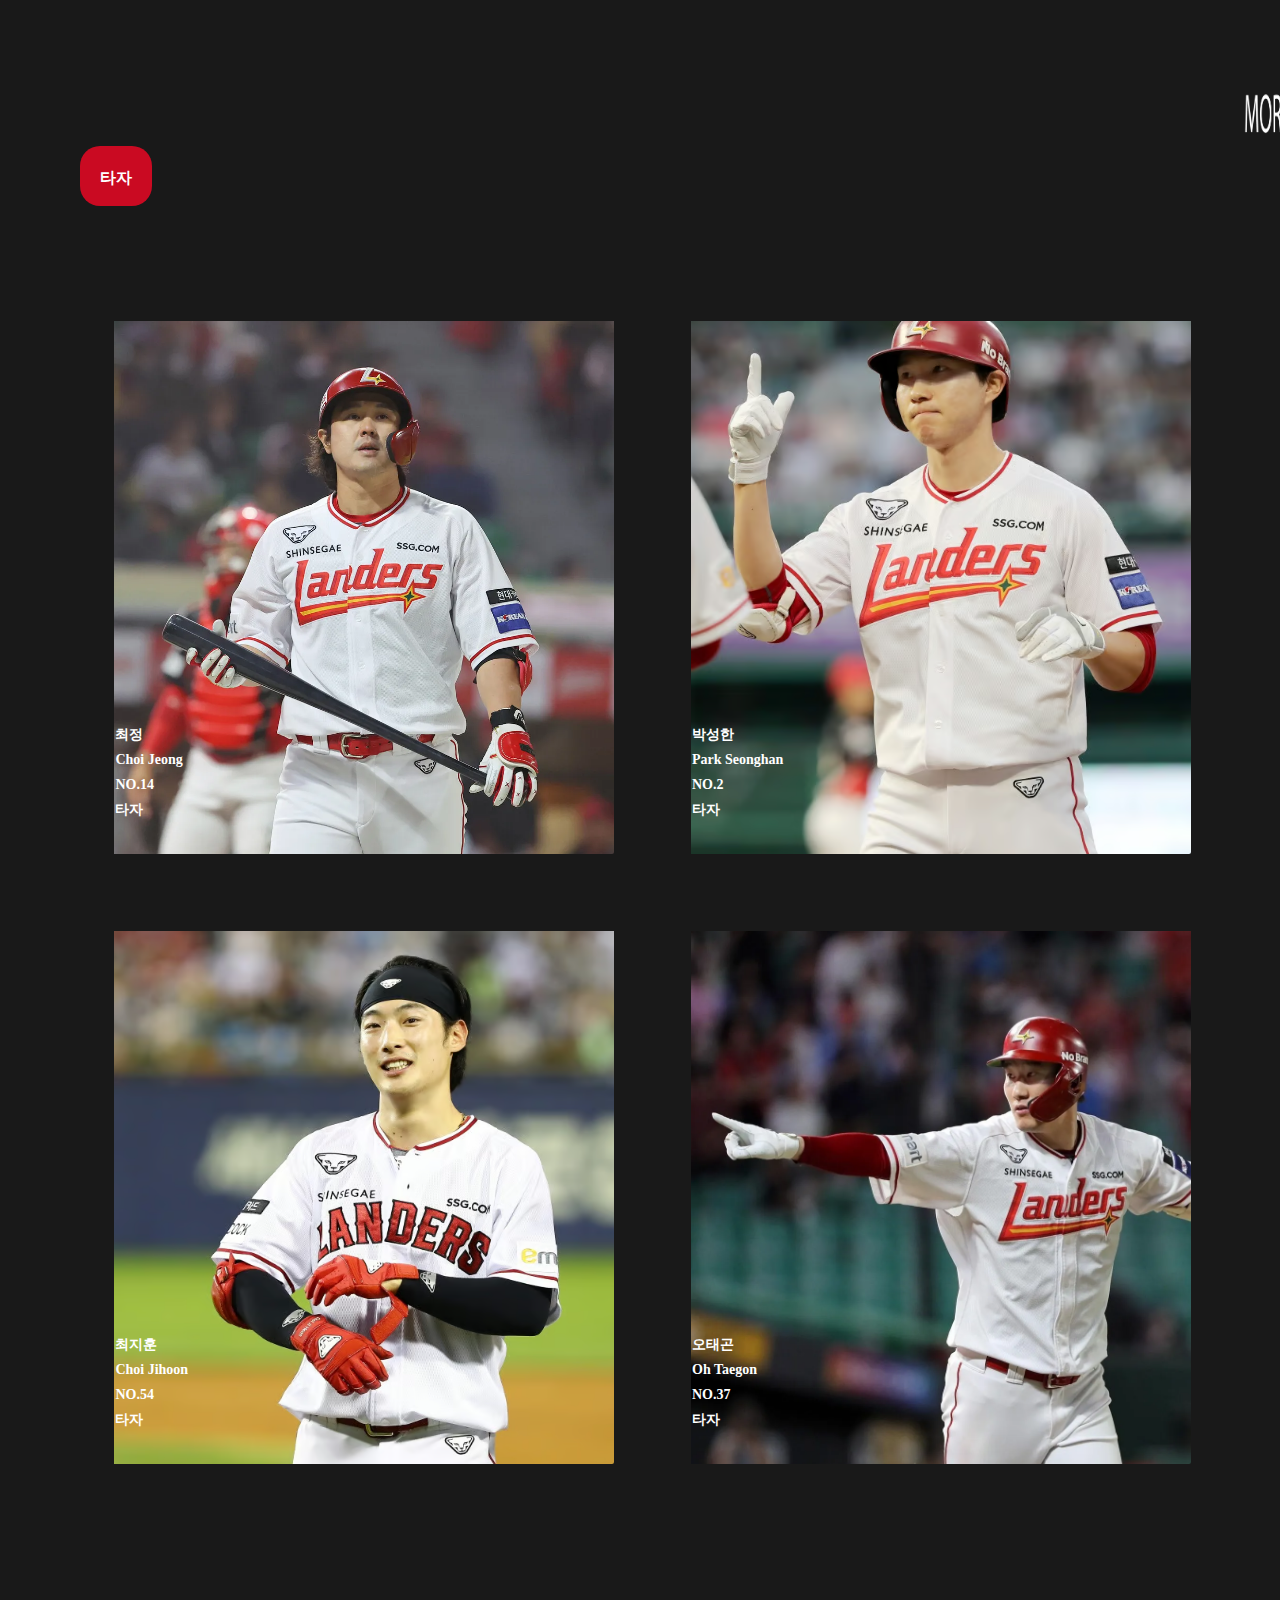
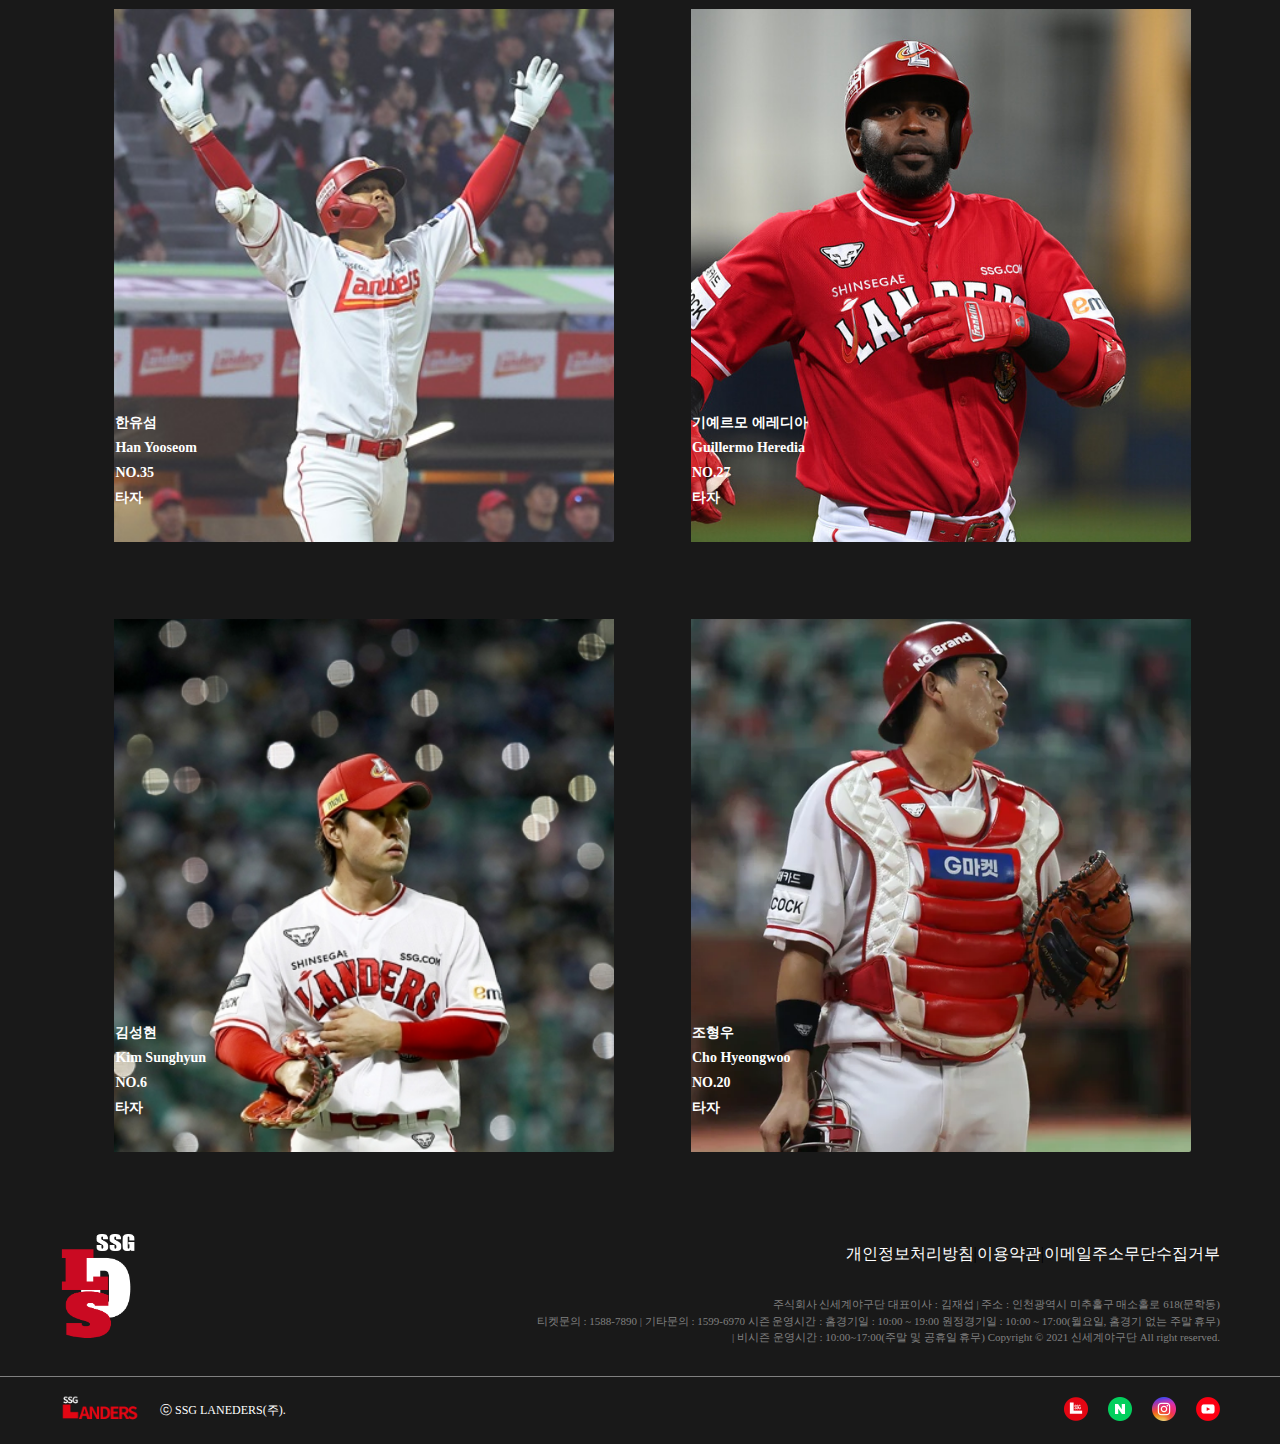
<file: player_page.html>
<!DOCTYPE html>
<html lang="en">
<head>
    <meta charset="UTF-8">
    <meta name="viewport" content="width=device-width, initial-scale=1.0">
    <link rel="stylesheet" href="./css/reset.css">
    <link rel="stylesheet" href="./css/common.css">
    <link rel="stylesheet" href="./css/player.css">
    <link rel="stylesheet" href="./css/index.css">
    <title>Document</title>
</head>
<body>
    <header>
        <div class="d_nav1">
            <section class="d_h_sec1">
                <h1 class="d_logo">
                    <a href="index.html"><img src="./img/logo500.png" alt="logo"></a>
                </h1>
                <ul class="d_nav_2">
                    <li class="d_nav_li_1">
                        <div class="d_border_1">
                            <a href="ssg_report.html">
                                <h2>SSGLANDERS</h2>
                            </a>
                        </div>

                        <div class="d_hover_1">
                            <ul class="d_2deth_1 d_flex">
                                <li>
                                    <a href="ssg_report.html">구단소개</a>
                                </li>
                                <li>
                                    <a href="ssg_history.html">HISTORY</a>
                                </li>
                            </ul>
                        </div>
                    </li>
                    <li class="d_nav_li_2">
                        <div class="d_border_2">
                            <a href="player_page.html">
                                <h2>PLAYERS</h2>
                            </a>
                        </div>

                        <div class="d_hover_2">
                            <ul class="d_2deth_2 d_flex ">
                                <li>
                                    <a href="player_page.html">투수</a>
                                </li>
                                <li>
                                    <a href="player_page.html">타자</a>
                                </li>
                            </ul>
                        </div>
                    </li>
                    <li class="d_nav_li_3">
                        <div class="d_border_3">
                            <a href="info.html">
                                <h2>GAME</h2>
                            </a>
                        </div>

                        <div class="d_hover_3">
                            <ul class="d_2deth_3 d_flex">
                                <li>
                                    <a href="info.html">입장권안내</a>
                                </li>
                                <li>
                                    <a href="news.html">소식</a>
                                </li>
                                <li>
                                    <a href="photo.html">포토</a>
                                </li>
                            </ul>
                        </div>
                    </li>
                    <li>
                        <div class="d_border_4">
                            <a href="shop_page.html">
                                <h2>SHOP</h2>
                            </a>
                        </div>

                    </li>
                </ul>
            </section>
            <section>
                <nav class="d_nav_f">
                    <ul class="d_ul_f">
                        <li>
                            <a href="login.html">
                                <h3>LOGIN</h3>
                            </a>
                        </li>
                        <li>
                            <a href="join.html">
                                <h3>JOIN</h3>
                            </a>
                        </li>
                        <li class="d_li_f"  id="mobile_btn">
                            <img src="./img/more_see_w.png" alt="">
                        </li>
                    </ul>
                </nav>
            </section>
        </div>



    </header>
    <div class="head_thing"  id="mobile_navi">
        <section class="d_sec_mobile">
            <div class="d_mobile_position">
                <ul class="mobile_nav1">
                    <li class="home_icon">
                        <img src="./img/home_w.png" alt="">
                    </li>
                    <li class="x_icon"  id="mobile_navi_img">
                        <img src="./img/x_w.png" alt="">
                    </li>
                </ul>
                
            </div>

            <div class="d_mobile_div1">
                <nav class="mobile_nav2">
                    <div class="d_btnlogin">LOGIN</div>
                </nav>
                <nav class="mobile_nav3">
                    <div class="d_btnjoin">JOIN US</div>
                </nav>
            </div>
            <div class="d_line1"></div>
            <div class="d_flex_navmobile">
                <div class="d_flex_nav2">
                    <ul class="d_mobile_nav4">
                        <li>
                            <div>
                                <a href="ssg_report.html">
                                    <h2>SSGLANDERS</h2>
                                </a>
                            </div>
                        </li>
                        <li>
                            <div>
                                <a href="player_page.html">
                                    <h2>PLAYERS</h2>
                                </a>
                            </div>
                        </li>
                        <li>
                            <div class="d_border_3">
                                <a href="info.html">
                                    <h2>GAME</h2>
                                </a>
                            </div>
                        </li>
                        <li>

                            <div class="d_border_4">
                                <a href="shop_page.html">
                                    <h2>SHOP</h2>
                                </a>
                            </div>
                        </li>

                    </ul>
                </div>
                <div class="d_line2"></div>
                <div class="d_flex_nav3">
                    <ul>
                        <li>

                            <div>
                                <ul class="d_mobile_nav4">
                                    <li>
                                        <a href="ssg_report.html">구단소개</a>
                                    </li>
                                    <li>
                                        <a href="ssg_history.html">HISTORY</a>
                                    </li>
                                </ul>
                            </div>
                        </li>
                    </ul>
                </div>
            </div>

        </section>        
    </div>

    
<main>
<article>
        <section class="cshd">
            <div class="cs_main1"><img src="./img/tjstneks.png" alt="선수단 사진"></div>
            <p class="cshd_txt">SSG LENDERS PLAYER</p>
        </section>
        <section class="cshd1">
            <article class="cshd1-1">
                <p>투수</p>
                <div class="cshd-img"><a href="./player_page.html"><img src="./img/csmore.png" alt="모어사진"></a></div>
            </article>
        </section>
        <section class="cs_main_pl1">
            <div class="cs_main_pl">
            <div class="csplayer_img"><img src="./img/ssg1.jfif" alt="김광현 사진"><a href=""></a>
            <div class="csplayer_info"><p>김광현<br></p><h3>Kim Kwang Hyun</h3><h3>NO.29</h3></div></div>
            <div class="csplayer_img"><img src="./img/ssg2.jpg" alt="앤더슨"><a href=""></a>
            <div class="csplayer_info"><p>앤드류 앤더슨</p><h3>Andrew James Anderson</h3><h3>NO.42</h3></div></div>
          <div class="csplayer_img"><img src="./img/ssg3.jpg" alt="문승원 사진"><a href=""></a>
           <div class="csplayer_info"><p>문승원<br></p><h3>Moon Seung-won</h3><h3>NO.29</h3></div></div>
          <div class="csplayer_img"><img src="./img/ssgplayer44.jpg" alt="박종훈 사진"><a href=""></a>
            <div class="csplayer_info"><p>박종훈<br></p><h3>Park Jong-hoon</h3><h3>NO.50</h3></div></div>
            </div>
        </section>
        <section class="cs_main_pl1">
            <div class="cs_main_pl">
            <div class="csplayer_img"><img src="./img/ssgplayer5.jpg" alt="조병현 사진"><a href=""></a>
            <div class="csplayer_info"><p>조병현<br></p><h3>Jo Byeonghyeon</h3><h3>NO.19</h3></div></div>
             <div class="csplayer_img"><img src="./img/ssgplayer7.jpg" alt="노경은 사진"><a href=""></a>
            <div class="csplayer_info"><p>노경은<br></p><h3>Noh Kyungeun</h3><h3>NO.38</h3></div></div>
            <div class="csplayer_img"><img src="./img/ssgplayer6.jpg" alt="이로운 사진"><a href=""></a>
            <div class="csplayer_info"><p>이로운<br></p><h3>Lee Roun</h3><h3>NO.92</h3></div></div>
            <div class="csplayer_img"><img src="./img/ssgplayer8.jpg" alt="서진용 사진"><a href=""></a>
            <div class="csplayer_info"> <p>서진용<br></p><h3>Seo Jinyong</h3><h3>NO.22</h3></div></div></div>
        </section>
         <section class="cshd1">
            <article class="cshd1-1">
                <p>타자</p>
                <div class="cshd-img"><a href="./player_page.html"><img src="./img/csmore.png" alt="랜더스 사진"></a></div>
            </article>
            </section>
            <section class="cs_main_pl1">
            <div class="cs_main_pl">
                <div class="csplayer_img"><img src="./img/ssg3.jpg" alt="최정 사진"><a href=""></a>
            <div class="csplayer_info"><p>최정<br></p><h3> Choi Jeong</h3><h3>NO.14</h3><h2>타자</h2></div></div>
            <div class="csplayer_img"><img src="./img/parksh.jpg" alt="박성한 사진"><a href=""></a>
                <div class="csplayer_info"><p>박성한<br></p><h3>Park Seonghan</h3><h3>NO.2</h3><h2>타자</h2></div></div>
            <div class="csplayer_img"><img src="./img/ssgplayer11.jpg" alt="최지훈 사진"><a href=""></a>
                <div class="csplayer_info"><p>최지훈<br></p><h3>Choi Jihoon</h3><h3>NO.54</h3><h2>타자</h2></div></div>
               <div class="csplayer_img"><img src="./img/ohtg.jpg" alt="오태곤 사진"><a href=""></a>
                <div class="csplayer_info"><p>오태곤<br></p><h3>Oh Taegon</h3><h3>NO.37</h3><h2>타자</h2></div></div>
               </div>
        </section>
        <section class="cs_main_pl1">
            <div class="cs_main_pl">
                <div class="csplayer_img"><img src="./img/ssg4.jpg" alt="한유섬 사진"><a href=""></a>
            <div class="csplayer_info"><p>한유섬<br></p><h3>Han Yooseom</h3><h3>NO.35</h3><h2>타자</h2></div></div>
            <div class="csplayer_img"><img src="./img/ssgplayererd.jpg" alt="에레디아 사진"><a href=""></a>
                <div class="csplayer_info"><p>기예르모 에레디아<br><h3> Guillermo Heredia</h3><h3>NO.27</h3><h2>타자</h2></div></div>
             <div class="csplayer_img"><img src="./img/ssgplayer15.jpg" alt="김성현 사진"><a href=""></a>
                <div class="csplayer_info"><p>김성현<br></p><h3>Kim Sunghyun</h3><h3>NO.6</h3><h2>타자</h2></div></div>
              <div class="csplayer_img"><img src="./img/ssgplayerjho.jpg" alt="조형우 사진"><a href=""></a>
                <div class="csplayer_info"><p>조형우<br></p><h3>Cho Hyeongwoo</h3><h3>NO.20</h3><h2>타자</h2></div></div>
            </div>
    </section>
</article>
</main>
      <footer>
        <div class="footer_sec">
            <div class="box">
                <div class="footer_logo">
                    <a href="#"><img src="./img/logo_white.png" alt="logo"></a>
                </div>
                <section class="news_notice">
                    <ul>
                        <li><a href="#">개인정보처리방침 </a></li>
                        <li>
                           <span class="stick">|</span> 
                        </li>
                        
                        <li><a href="#">이용약관 </a></li>
                        <li>
                            <span class="stick">|</span>
                        </li>
                        
                        <li><a href="#">이메일주소무단수집거부</a></li>
                    </ul>
                    <p>주식회사 신세계야구단 대표이사 : 김재섭 | 주소 : 인천광역시 미추홀구 매소홀로 618(문학동)  <br>티켓문의 : 1588-7890 | 기타문의 : 1599-6970
                        시즌 운영시간 : 홈경기일 : 10:00 ~ 19:00 원정경기일 : 10:00 ~ 17:00(월요일, 홈경기 없는 주말 휴무) <br> | 비시즌 운영시간 :
                        10:00~17:00(주말
                        및 공휴일 휴무)
                        Copyright © 2021 신세계야구단 All right reserved.</p>
                </section>
            </div>
            <div id="fot_line"></div>
            <section class="footer_icon">
                <div class="fot_icon">
                    <div id="fot_logo"><img src="./img/footer_logo.png" alt="logo"></div>
                    <h4>ⓒ SSG LANEDERS(주).</h4>
                </div>
                <div>
                    <ul class="fot_sns_icon">
                        <li><a href="#">
                                <img src="./img/snslogo.png" alt="sns">
                            </a></li>
                        <li><a href="#">
                                <img src="./img/sns_naver.png" alt="naver">
                            </a></li>
                        <li><a href="#">
                                <img src="./img/sns_instagram.png" alt="insta">
                            </a></li>
                        <li><a href="#">
                                <img src="./img/sns_youtube.png" alt="youtube">
                            </a></li>
                    </ul>
                </div>
            </section>
        </div>
    </footer> 
    <script src="./js/script.js"></script>
</body>
</html>
</file>
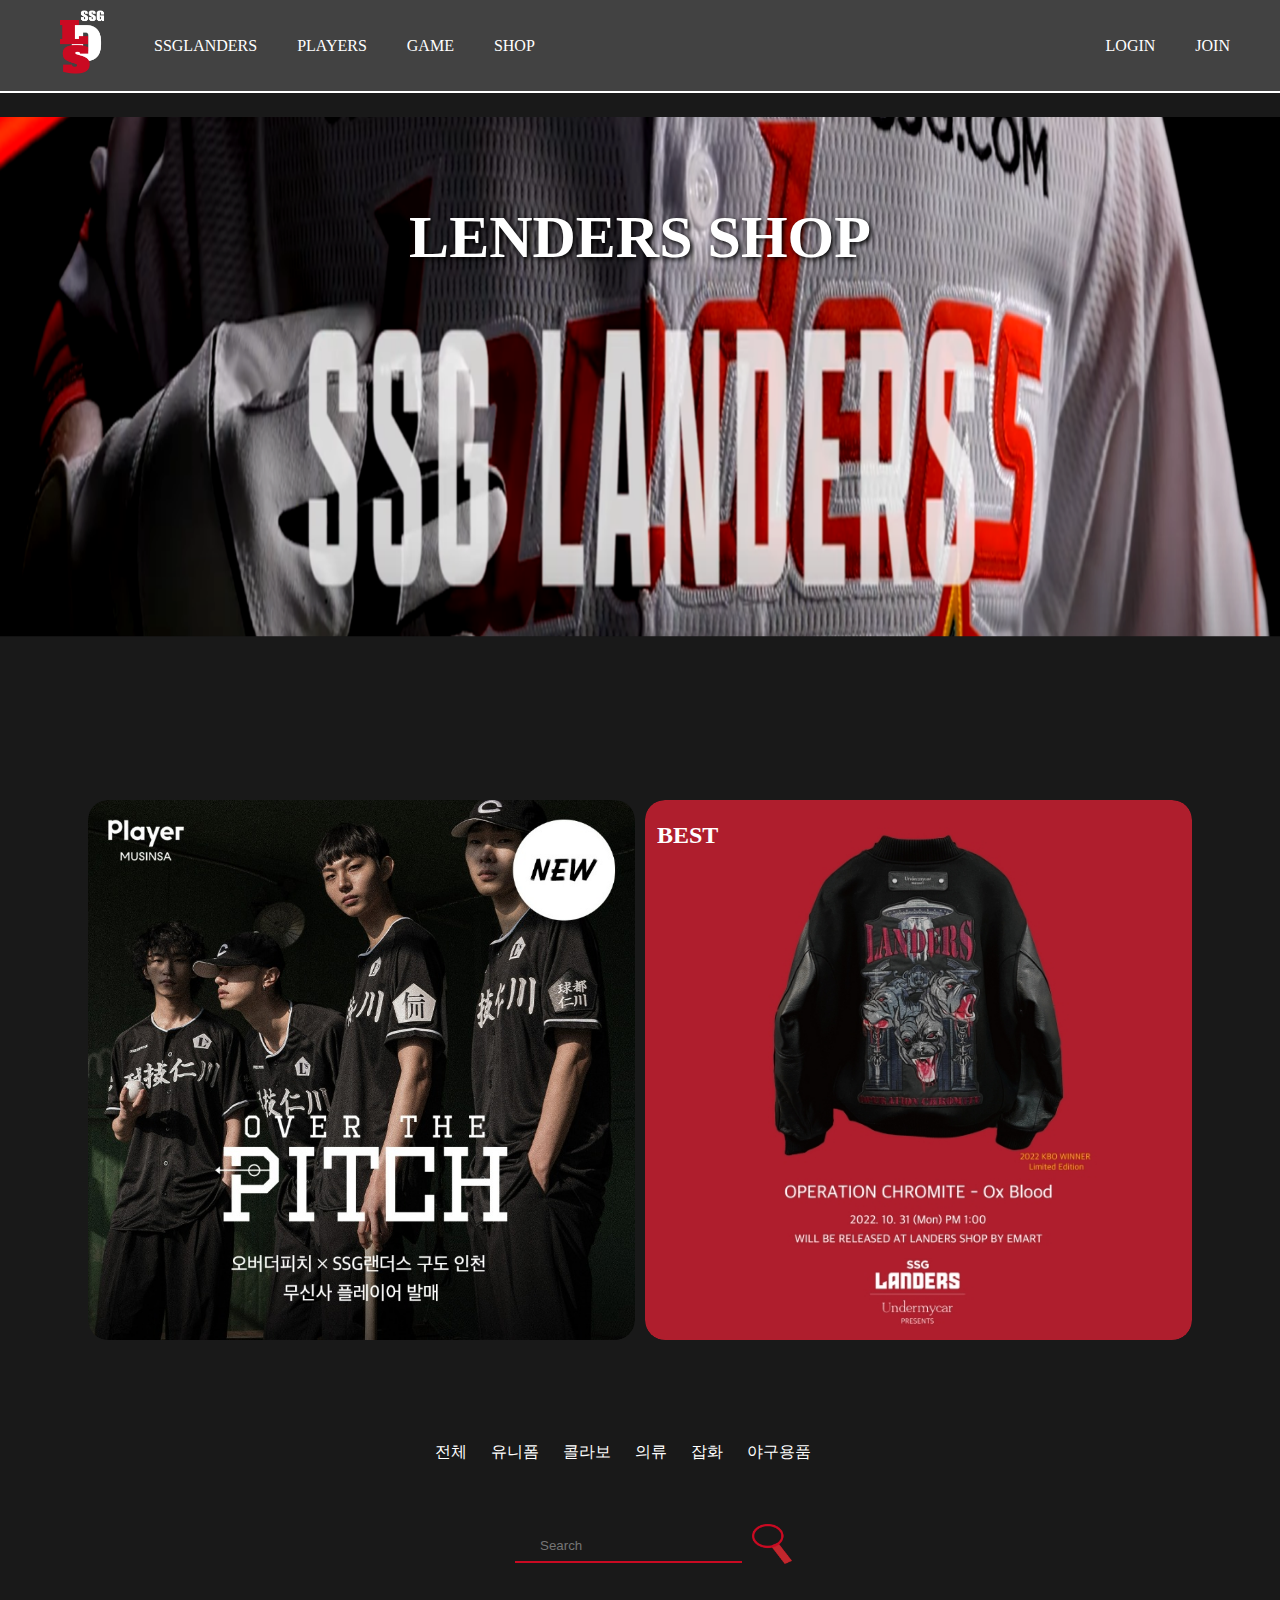
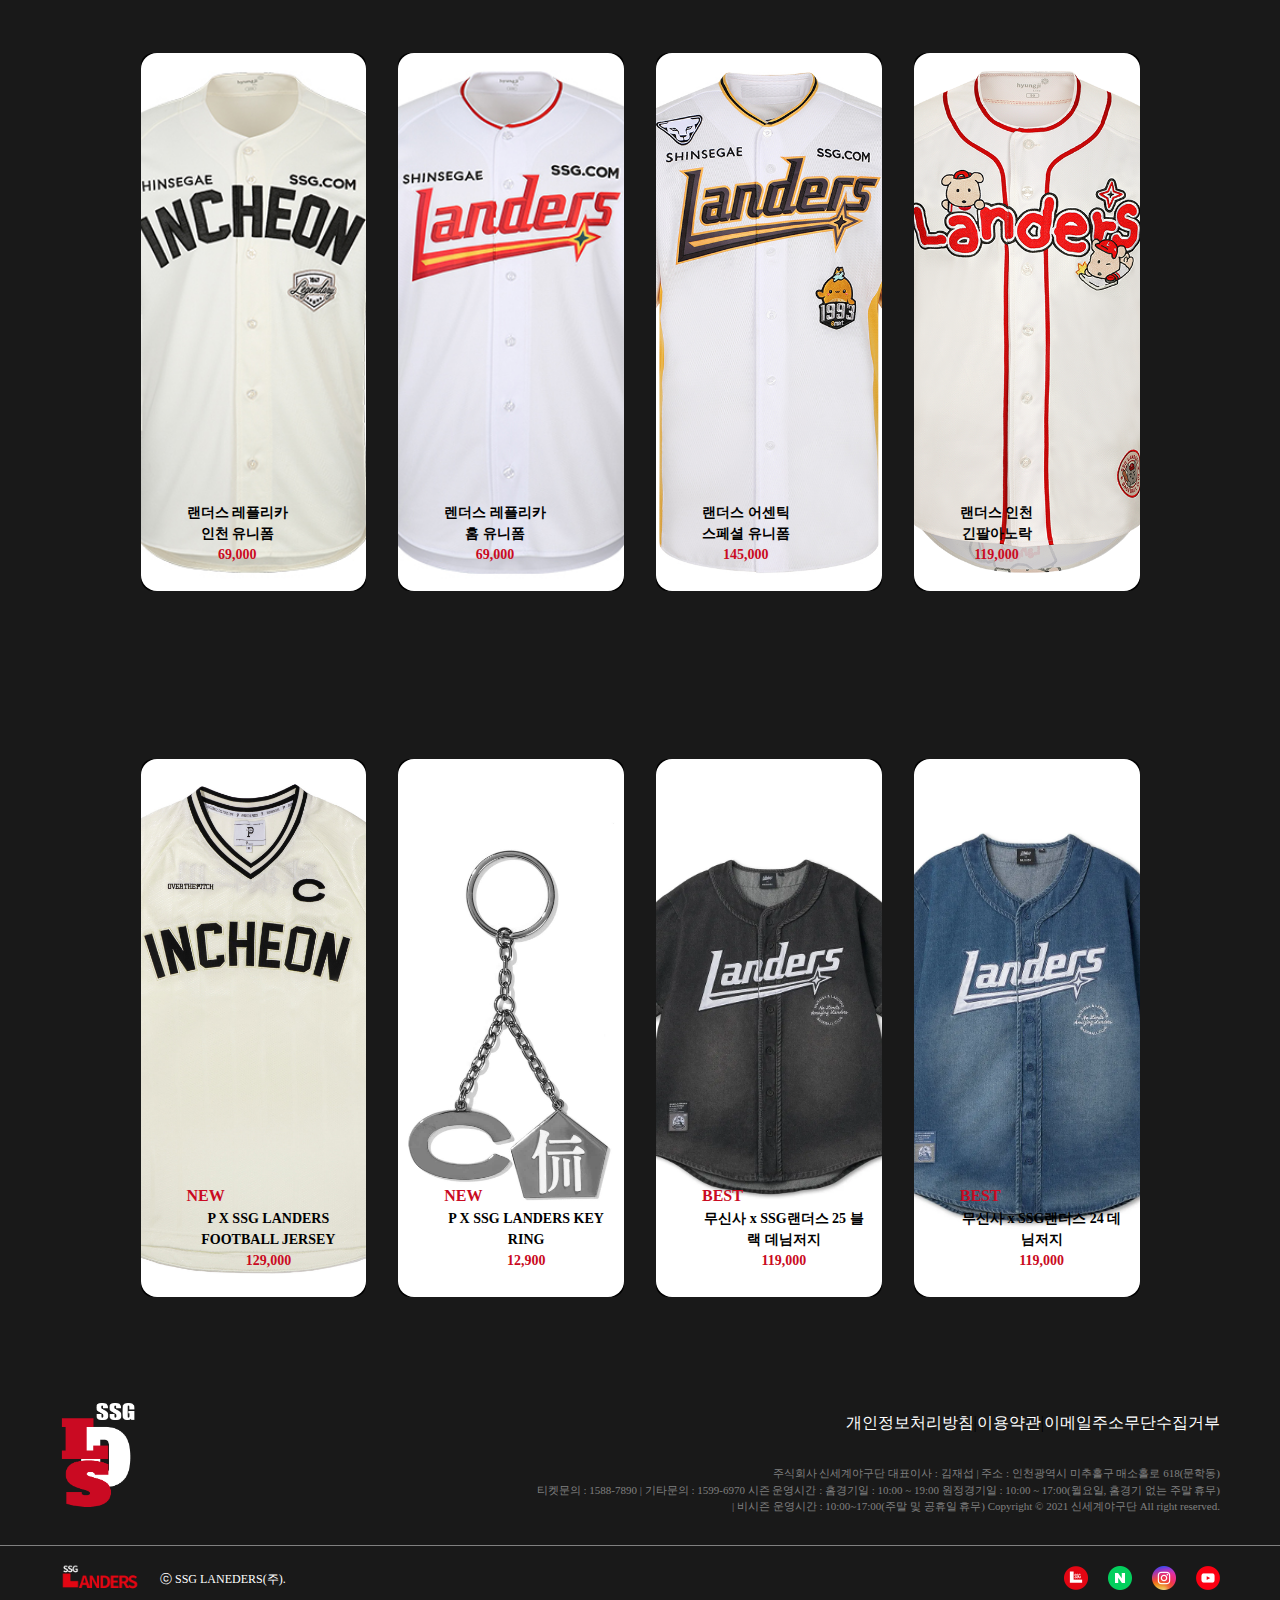
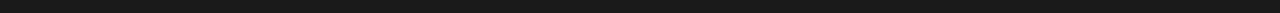
<file: shop_page.html>
<!DOCTYPE html>
<html lang="en">
<head>
    <meta charset="UTF-8">
    <meta name="viewport" content="width=device-width, initial-scale=1.0">
    <link rel="stylesheet" href="./css/reset.css">
    <link rel="stylesheet" href="./css/common.css">
    <link rel="stylesheet" href="./css/shop.css">
    <link rel="stylesheet" href="./css/index.css">
    <title>Document</title>
</head>
<body>
    <header>
        <div class="d_nav1">
            <section class="d_h_sec1">
                <h1 class="d_logo">
                    <a href="index.html"><img src="./img/logo500.png" alt="logo"></a>
                </h1>
                <ul class="d_nav_2">
                    <li class="d_nav_li_1">
                        <div class="d_border_1">
                            <a href="ssg_report.html">
                                <h2>SSGLANDERS</h2>
                            </a>
                        </div>

                        <div class="d_hover_1">
                            <ul class="d_2deth_1 d_flex">
                                <li>
                                    <a href="ssg_report.html">구단소개</a>
                                </li>
                                <li>
                                    <a href="ssg_history.html">HISTORY</a>
                                </li>
                            </ul>
                        </div>
                    </li>
                    <li class="d_nav_li_2">
                        <div class="d_border_2">
                            <a href="player_page.html">
                                <h2>PLAYERS</h2>
                            </a>
                        </div>

                        <div class="d_hover_2">
                            <ul class="d_2deth_2 d_flex ">
                                <li>
                                    <a href="player_page.html">투수</a>
                                </li>
                                <li>
                                    <a href="player_page.html">타자</a>
                                </li>
                            </ul>
                        </div>
                    </li>
                    <li class="d_nav_li_3">
                        <div class="d_border_3">
                            <a href="info.html">
                                <h2>GAME</h2>
                            </a>
                        </div>

                        <div class="d_hover_3">
                            <ul class="d_2deth_3 d_flex">
                                <li>
                                    <a href="info.html">입장권안내</a>
                                </li>
                                <li>
                                    <a href="news.html">소식</a>
                                </li>
                                <li>
                                    <a href="photo.html">포토</a>
                                </li>
                            </ul>
                        </div>
                    </li>
                    <li>
                        <div class="d_border_4">
                            <a href="shop_page.html">
                                <h2>SHOP</h2>
                            </a>
                        </div>

                    </li>
                </ul>
            </section>
            <section>
                <nav class="d_nav_f">
                    <ul class="d_ul_f">
                        <li>
                            <a href="login.html">
                                <h3>LOGIN</h3>
                            </a>
                        </li>
                        <li>
                            <a href="join.html">
                                <h3>JOIN</h3>
                            </a>
                        </li>
                        <li class="d_li_f"  id="mobile_btn">
                            <img src="./img/more_see_w.png" alt="">
                        </li>
                    </ul>
                </nav>
            </section>
        </div>



    </header>
    <div class="head_thing"  id="mobile_navi">
        <section class="d_sec_mobile">
            <div class="d_mobile_position">
                <ul class="mobile_nav1">
                    <li class="home_icon">
                        <img src="./img/home_w.png" alt="">
                    </li>
                    <li class="x_icon"  id="mobile_navi_img">
                        <img src="./img/x_w.png" alt="">
                    </li>
                </ul>
                
            </div>

            <div class="d_mobile_div1">
                <nav class="mobile_nav2">
                    <div class="d_btnlogin">LOGIN</div>
                </nav>
                <nav class="mobile_nav3">
                    <div class="d_btnjoin">JOIN US</div>
                </nav>
            </div>
            <div class="d_line1"></div>
            <div class="d_flex_navmobile">
                <div class="d_flex_nav2">
                    <ul class="d_mobile_nav4">
                        <li>
                            <div>
                                <a href="ssg_report.html">
                                    <h2>SSGLANDERS</h2>
                                </a>
                            </div>
                        </li>
                        <li>
                            <div>
                                <a href="player_page.html">
                                    <h2>PLAYERS</h2>
                                </a>
                            </div>
                        </li>
                        <li>
                            <div class="d_border_3">
                                <a href="info.html">
                                    <h2>GAME</h2>
                                </a>
                            </div>
                        </li>
                        <li>

                            <div class="d_border_4">
                                <a href="shop_page.html">
                                    <h2>SHOP</h2>
                                </a>
                            </div>
                        </li>

                    </ul>
                </div>
                <div class="d_line2"></div>
                <div class="d_flex_nav3">
                    <ul>
                        <li>

                            <div>
                                <ul class="d_mobile_nav4">
                                    <li>
                                        <a href="ssg_report.html">구단소개</a>
                                    </li>
                                    <li>
                                        <a href="ssg_history.html">HISTORY</a>
                                    </li>
                                </ul>
                            </div>
                        </li>
                    </ul>
                </div>
            </div>

        </section>        
    </div>



    
    <main>
        <article>
        <section class="st_hd">
            <div class="csmain1"><img src="./img/shophd.png" alt="상품메인"></div>
            <p class="sthd_txt">LENDERS SHOP</p>
        <section class="csshop-best">
            <div class="csimage-box">
            <div class="csshop_main1">
            <img src="./img/shop8.jfif" alt="오비터피치">
            </div>
            <div class="csshop_main2">
            <img src="./img/1750840355.jpg" alt="오비더상품">
           </div>
           </div>
           <div class="csimage-box">
               <div class="csshop_main1">
                   <img src="./img/shopbox2.jpg" alt="마이커">
               </div>
               <div class="csshop_main2">
                   <img class="csshop_main2-1" src="./img/vacity.jpg" alt="바시티자켓">
               </div>
               <div class="cstxt1">BEST</div>
           </div>
        </section>
        <section class="csshop">
            <div class="csshop_hd">
                <nav class="csshop_nav">
                    <a href="">전체</a>
                    <a href="">유니폼</a>
                    <a href="">콜라보</a>
                    <a href="">의류</a>
                    <a href="">잡화</a>
                    <a href="">야구용품</a>
                </nav>
            </div>
            <div class="csshop_search">
                <input type="text" placeholder="Search">
            <button><img src="./img/Untitled-1.png" alt="검색창"></button>
            </div>
        </section>
            <section class="csmain_pl1">
            <div class="csmain_pl">
            <div class="csshop_img"><img src="./img/shop1.jpg" alt="인천유니폼"><a href=""></a>
            <div class="csshop_pr"><span></span><br><p>랜더스 레플리카<br>인천 유니폼</p><h3>69,000</h3></div></div>
            <div class="csshop_img"><img src="./img/shoppg2.jpg" alt="홈유니폼"><a href=""></a>
            <div class="csshop_pr"><span></span><br><p>렌더스 레플리카<br>홈 유니폼</p><h3>69,000</h3></div></div>
          <div class="csshop_img"><img src="./img/ssgemart.jpg" alt="이마트유니폼"><a href=""></a>
           <div class="csshop_pr"><span></span><br><p>랜더스 어센틱<br>스페셜 유니폼</p><h3>145,000</h3></div></div>
          <div class="csshop_img"><img src="./img/pochaco.png" alt="포차코유니폼"><a href=""></a>
            <div class="csshop_pr"><span></span><br><p>랜더스 인천<br>긴팔아노락</p><h3>119,000</h3></div></div>
            </div>
        </section>
        <section class="csmain_pl1">
            <div class="csmain_pl">
            <div class="csshop_img"><img src="./img/pxssgjj.jpg" alt="저지"><a href=""></a>
            <div class="csshop_pr"><span>NEW</span><br><p>P X SSG LANDERS FOOTBALL JERSEY<br></p><h3>129,000</h3></div></div>
             <div class="csshop_img"><img src="./img/shop5.jpg" alt="키링"><a href=""></a>
            <div class="csshop_pr"><span>NEW</span><br><p>P X SSG LANDERS KEY RING<br></p><h3>12,900</h3></div></div>
            <div class="csshop_img"><img src="./img/sho3.jpg" alt="무신사흑청"><a href=""></a>
            <div class="csshop_pr"><span>BEST</span><br><p>무신사 x SSG랜더스 25 블랙 데님저지<br></p><h3>119,000</h3></div></div>
            <div class="csshop_img"><img src="./img/4237328_17218919441981_big.jpg" alt="무신사데님"><a href=""></a>
           <div class="csshop_pr"><span>BEST</span><br><p>무신사 x SSG랜더스 24 데님저지<br></p><h3>119,000</h3></div></div></div>
        </section>
        </section>
        </article>
    </main>
     <footer>
        <div class="footer_sec">
            <div class="box">
                <div class="footer_logo">
                    <a href="#"><img src="./img/logo_white.png" alt="logo"></a>
                </div>
                <section class="news_notice">
                    <ul>
                        <li><a href="#">개인정보처리방침 </a></li>
                        <li>
                           <span class="stick">|</span> 
                        </li>
                        
                        <li><a href="#">이용약관 </a></li>
                        <li>
                            <span class="stick">|</span>
                        </li>
                        
                        <li><a href="#">이메일주소무단수집거부</a></li>
                    </ul>
                    <p>주식회사 신세계야구단 대표이사 : 김재섭 | 주소 : 인천광역시 미추홀구 매소홀로 618(문학동)  <br>티켓문의 : 1588-7890 | 기타문의 : 1599-6970
                        시즌 운영시간 : 홈경기일 : 10:00 ~ 19:00 원정경기일 : 10:00 ~ 17:00(월요일, 홈경기 없는 주말 휴무) <br> | 비시즌 운영시간 :
                        10:00~17:00(주말
                        및 공휴일 휴무)
                        Copyright © 2021 신세계야구단 All right reserved.</p>
                </section>
            </div>
            <div id="fot_line"></div>
            <section class="footer_icon">
                <div class="fot_icon">
                    <div id="fot_logo"><img src="./img/footer_logo.png" alt="logo"></div>
                    <h4>ⓒ SSG LANEDERS(주).</h4>
                </div>
                <div>
                    <ul class="fot_sns_icon">
                        <li><a href="#">
                                <img src="./img/snslogo.png" alt="sns">
                            </a></li>
                        <li><a href="#">
                                <img src="./img/sns_naver.png" alt="naver">
                            </a></li>
                        <li><a href="#">
                                <img src="./img/sns_instagram.png" alt="insta">
                            </a></li>
                        <li><a href="#">
                                <img src="./img/sns_youtube.png" alt="youtube">
                            </a></li>
                    </ul>
                </div>
            </section>
        </div>
    </footer>  
    <script src="./js/script.js"></script>
</body>
</html>
</file>
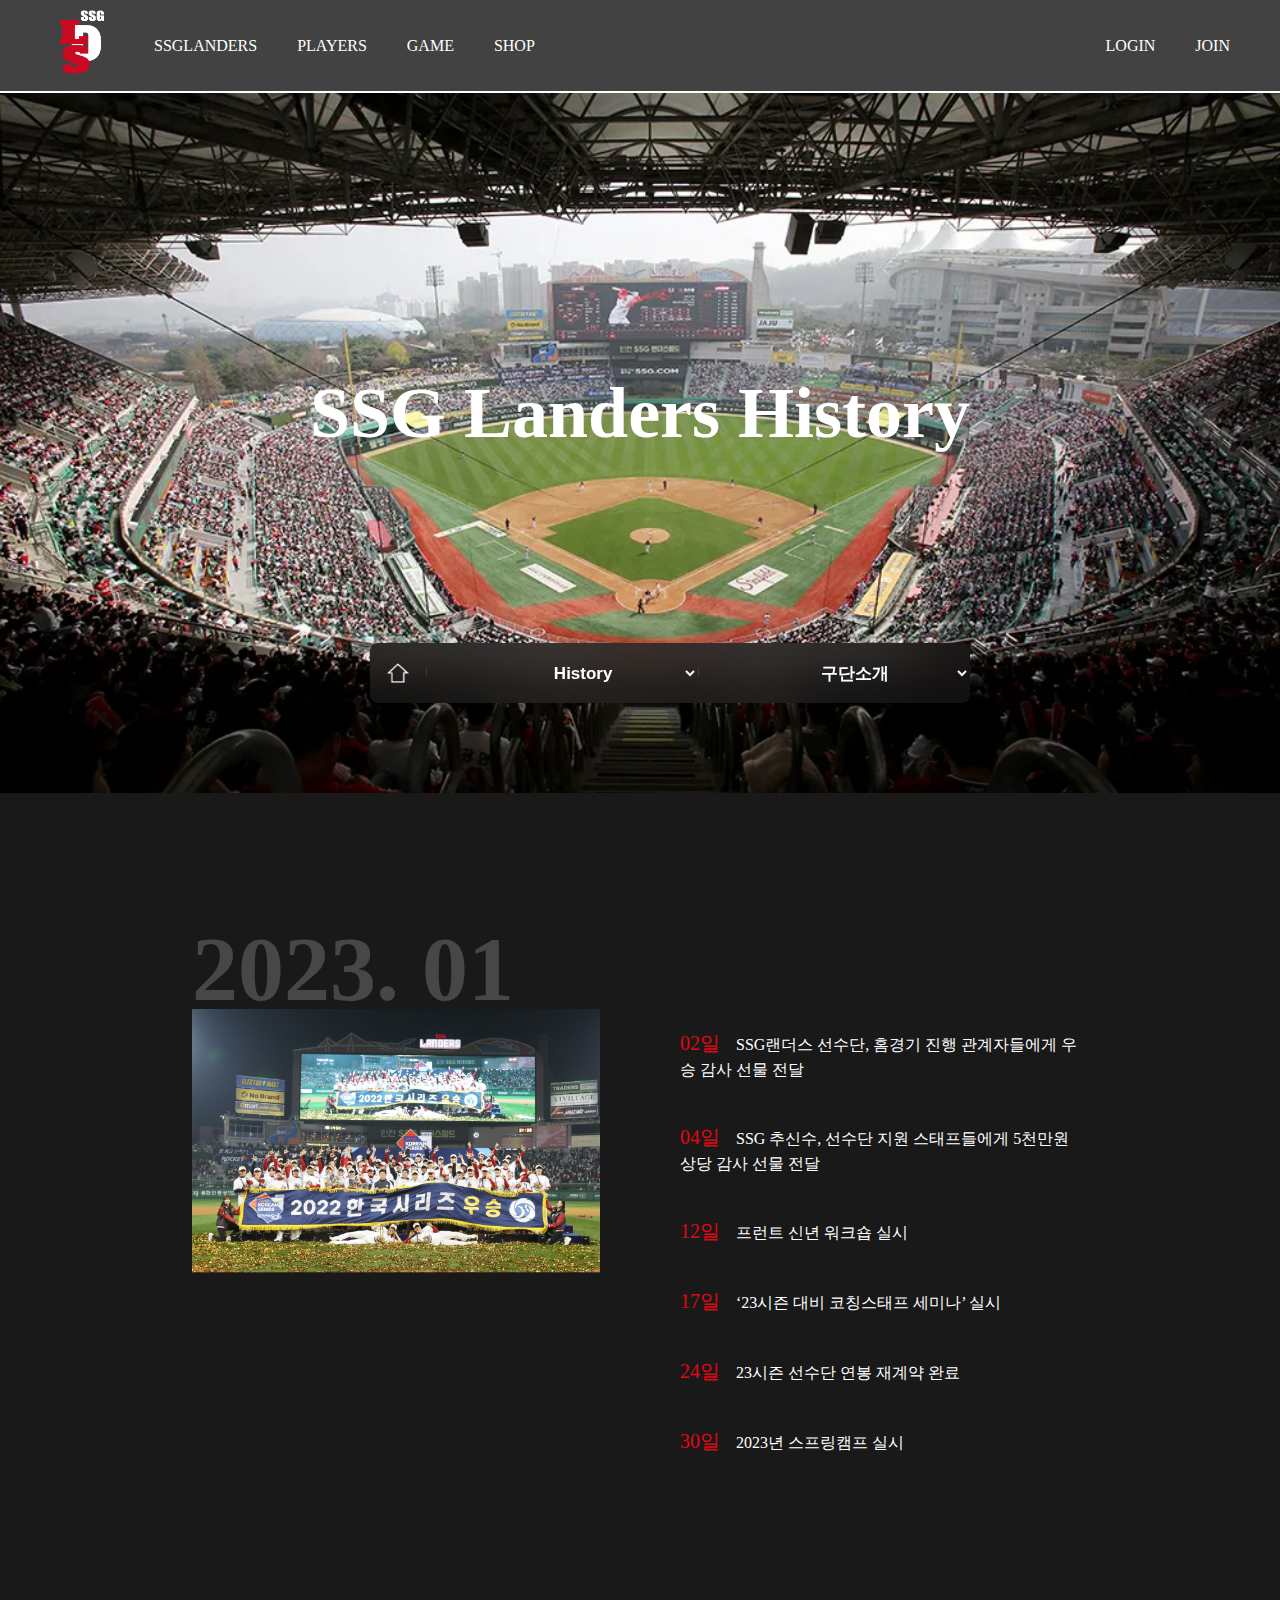
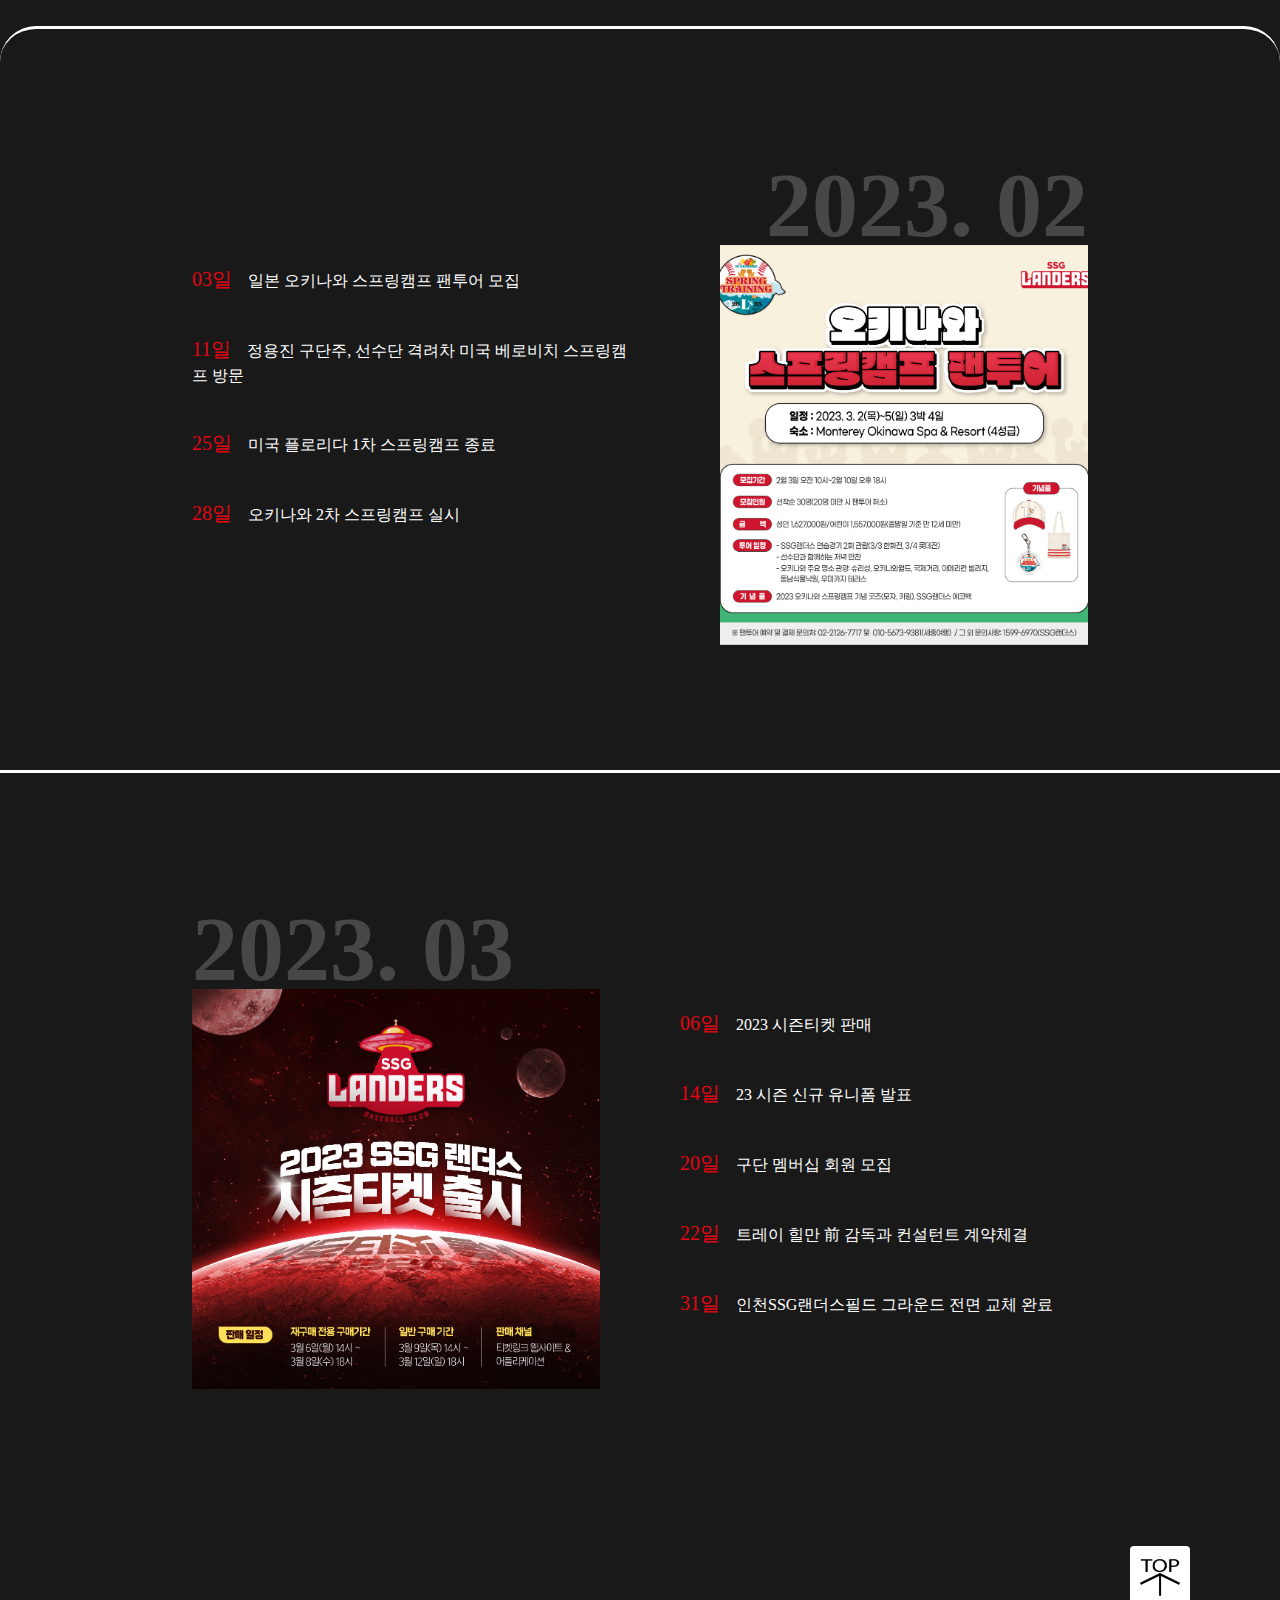
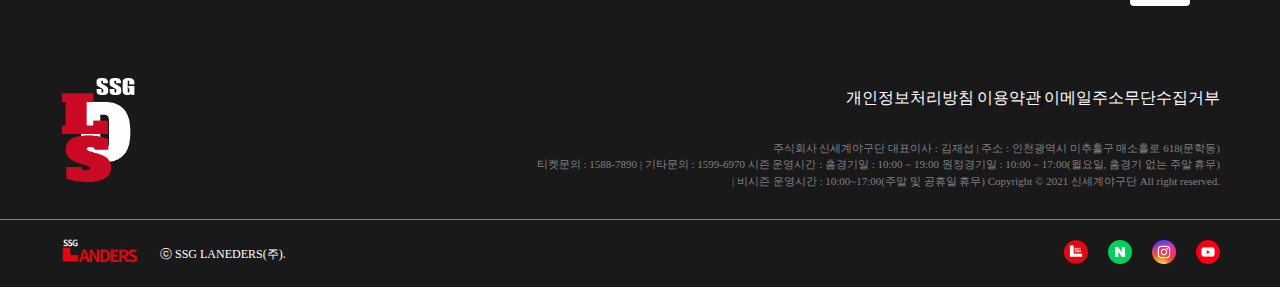
<file: ssg_history.html>
<!DOCTYPE html>
<html lang="en">
<head>
    <meta charset="UTF-8">
    <meta name="viewport" content="width=device-width, initial-scale=1.0">
    <link rel="stylesheet" href="./css/reset.css">
    <link rel="stylesheet" href="./css/common.css">
    <link rel="stylesheet" href="./css/style_history.css">
    <link rel="stylesheet" href="./css/footer_style.css">
    <title>Document</title>
</head>
<body>
    <header>
        <div class="d_nav1">
            <section class="d_h_sec1">
                <h1 class="d_logo">
                    <a href="index.html"><img src="./img/logo500.png" alt="logo"></a>
                </h1>
                <ul class="d_nav_2">
                    <li class="d_nav_li_1">
                        <div class="d_border_1">
                            <a href="ssg_report.html">
                                <h2>SSGLANDERS</h2>
                            </a>
                        </div>

                        <div class="d_hover_1">
                            <ul class="d_2deth_1 d_flex">
                                <li>
                                    <a href="ssg_report.html">구단소개</a>
                                </li>
                                <li>
                                    <a href="ssg_history.html">HISTORY</a>
                                </li>
                            </ul>
                        </div>
                    </li>
                    <li class="d_nav_li_2">
                        <div class="d_border_2">
                            <a href="player_page.html">
                                <h2>PLAYERS</h2>
                            </a>
                        </div>

                        <div class="d_hover_2">
                            <ul class="d_2deth_2 d_flex ">
                                <li>
                                    <a href="player_page.html">투수</a>
                                </li>
                                <li>
                                    <a href="player_page.html">타자</a>
                                </li>
                            </ul>
                        </div>
                    </li>
                    <li class="d_nav_li_3">
                        <div class="d_border_3">
                            <a href="info.html">
                                <h2>GAME</h2>
                            </a>
                        </div>

                        <div class="d_hover_3">
                            <ul class="d_2deth_3 d_flex">
                                <li>
                                    <a href="info.html">입장권안내</a>
                                </li>
                                <li>
                                    <a href="news.html">소식</a>
                                </li>
                                <li>
                                    <a href="photo.html">포토</a>
                                </li>
                            </ul>
                        </div>
                    </li>
                    <li>
                        <div class="d_border_4">
                            <a href="shop_page.html">
                                <h2>SHOP</h2>
                            </a>
                        </div>

                    </li>
                </ul>
            </section>
            <section>
                <nav class="d_nav_f">
                    <ul class="d_ul_f">
                        <li>
                            <a href="login.html">
                                <h3>LOGIN</h3>
                            </a>
                        </li>
                        <li>
                            <a href="join.html">
                                <h3>JOIN</h3>
                            </a>
                        </li>
                        <li class="d_li_f"  id="mobile_btn">
                            <img src="./img/more_see_w.png" alt="">
                        </li>
                    </ul>
                </nav>
            </section>
        </div>



    </header>
    <div class="head_thing"  id="mobile_navi">
        <section class="d_sec_mobile">
            <div class="d_mobile_position">
                <ul class="mobile_nav1">
                    <li class="home_icon">
                        <img src="./img/home_w.png" alt="">
                    </li>
                    <li class="x_icon"  id="mobile_navi_img">
                        <img src="./img/x_w.png" alt="">
                    </li>
                </ul>
                
            </div>

            <div class="d_mobile_div1">
                <nav class="mobile_nav2">
                    <div class="d_btnlogin">LOGIN</div>
                </nav>
                <nav class="mobile_nav3">
                    <div class="d_btnjoin">JOIN US</div>
                </nav>
            </div>
            <div class="d_line1"></div>
            <div class="d_flex_navmobile">
                <div class="d_flex_nav2">
                    <ul class="d_mobile_nav4">
                        <li>
                            <div>
                                <a href="ssg_report.html">
                                    <h2>SSGLANDERS</h2>
                                </a>
                            </div>
                        </li>
                        <li>
                            <div>
                                <a href="player_page.html">
                                    <h2>PLAYERS</h2>
                                </a>
                            </div>
                        </li>
                        <li>
                            <div class="d_border_3">
                                <a href="info.html">
                                    <h2>GAME</h2>
                                </a>
                            </div>
                        </li>
                        <li>

                            <div class="d_border_4">
                                <a href="shop_page.html">
                                    <h2>SHOP</h2>
                                </a>
                            </div>
                        </li>

                    </ul>
                </div>
                <div class="d_line2"></div>
                <div class="d_flex_nav3">
                    <ul>
                        <li>

                            <div>
                                <ul class="d_mobile_nav4">
                                    <li>
                                        <a href="ssg_report.html">구단소개</a>
                                    </li>
                                    <li>
                                        <a href="ssg_history.html">HISTORY</a>
                                    </li>
                                </ul>
                            </div>
                        </li>
                    </ul>
                </div>
            </div>

        </section>        
    </div>

    

    <main>
        <section class="hong_sec1">
            <article>
                <img src="./img/main_1.webp" alt="">
                <h1>SSG Landers History</h1>
                <ul>
                    <li class="hong_home"><a href="index.html"><img src="./img/Asset8.png" alt=""><div class="red_home"></div></a></li>
                    <li class="hong_sec1_bar">|</li>
                    <li>
                        <div class="hong_history">
                            <select>
                                <option value="ssg_history.html">History</option>
                                <option value="">2022</option>
                                <option value="">2023</option>
                                <option value="">2024</option>
                                <option value="">2025</option>
                            </select>
                        </div>
                    </li>
                    <li class="hong_sec1_bar">|</li>
                    <li>
                        <div class="hong_team">
                            <select>
                                <option value="ssg_report.html">구단소개</option>
                                <option value="">구장</option>
                                <option value="">본사</option>
                            </select>
                        </div>
                    </li>
                </ul>
            </article>
        </section>
        <section class="hong_sec2">
            <div class="hong_sec2_year1">
                <div class="hong_sec3_year2_img">
                    <div class="hong_years"></div>
                    <img src="./img/c3d8615c-b59a-414f-9745-a592434b7c6b20230526_2023.jpg" alt="">
                </div>
                <div class="hong_day_txt">
                    <ul>
                        <li><span>02일</span>&nbsp;&nbsp;&nbsp; SSG랜더스 선수단, 홈경기 진행 관계자들에게 우승 감사 선물 전달</li>
                        <li><span>04일</span>&nbsp;&nbsp;&nbsp; SSG 추신수, 선수단 지원 스태프들에게 5천만원 상당 감사 선물 전달</li>
                        <li><span>12일</span>&nbsp;&nbsp;&nbsp; 프런트 신년 워크숍 실시</li>
                        <li><span>17일</span>&nbsp;&nbsp;&nbsp; ‘23시즌 대비 코칭스태프 세미나’ 실시</li>
                        <li><span>24일</span>&nbsp;&nbsp;&nbsp; 23시즌 선수단 연봉 재계약 완료</li>
                        <li><span>30일</span>&nbsp;&nbsp;&nbsp; 2023년 스프링캠프 실시</li>
                    </ul>
                </div>
            </div>
        </section>
        <section class="hong_sec3">
            <div class="hong_sec3_year2">
                <div class="hong_day_txt">
                    <ul>
                        <li><span>03일</span>&nbsp;&nbsp;&nbsp; 일본 오키나와 스프링캠프 팬투어 모집</li>
                        <li><span>11일</span>&nbsp;&nbsp;&nbsp; 정용진 구단주, 선수단 격려차 미국 베로비치 스프링캠프 방문</li>
                        <li><span>25일</span>&nbsp;&nbsp;&nbsp; 미국 플로리다 1차 스프링캠프 종료</li>
                        <li><span>28일</span>&nbsp;&nbsp;&nbsp; 오키나와 2차 스프링캠프 실시</li>
                    </ul>
                </div>
                <div class="hong_sec3_year2_img">
                    <div class="hong_years"></div>
                    <img src="./img/hong_history_img_2023.02.png" alt="">
                </div>
            </div>
        </section>
        <section class="hong_sec4">
            <div class="hong_sec4_year3">
                <div class="hong_sec3_year2_img">
                    <div class="hong_years"></div>
                    <img src="./img/36f81d7c-a613-4d58-988a-9e1571087d1f20230526_2023.jpg" alt="">
                </div>
                <div class="hong_day_txt">
                    
                    <ul>
                        <li><span>06일</span>&nbsp;&nbsp;&nbsp; 2023 시즌티켓 판매</li>
                        <li><span>14일</span>&nbsp;&nbsp;&nbsp; 23 시즌 신규 유니폼 발표</li>
                        <li><span>20일</span>&nbsp;&nbsp;&nbsp; 구단 멤버십 회원 모집</li>
                        <li><span>22일</span>&nbsp;&nbsp;&nbsp; 트레이 힐만 前 감독과 컨설턴트 계약체결</li>
                        <li><span>31일</span>&nbsp;&nbsp;&nbsp; 인천SSG랜더스필드 그라운드 전면 교체 완료</li>
                    </ul>
                </div>
            </div>
        </section>
        <section class="hong_sec5">
            <div class="hong_sec5_box">
                <a href=""><div class="arrow_black"></div></a>
                <a href=""><div class="arrow_white"></div></a>
            </div>
        
        </section>


        
    </main>
    <footer>
            

        <div class="footer_sec">
            <div class="box">
                <div class="footer_logo">
                    <a href="index.html"><img src="./img/logo_white.png" alt="logo"></a>
                </div>
                <section class="news_notice">
                    <ul>
                        <li><a href="#">개인정보처리방침 </a></li>
                        <li>
                           <span class="stick">|</span> 
                        </li>
                        
                        <li><a href="#">이용약관 </a></li>
                        <li>
                            <span class="stick">|</span>
                        </li>
                        
                        <li><a href="#">이메일주소무단수집거부</a></li>
                    </ul>
                    <p>주식회사 신세계야구단 대표이사 : 김재섭 | 주소 : 인천광역시 미추홀구 매소홀로 618(문학동)  <br>티켓문의 : 1588-7890 | 기타문의 : 1599-6970
                        시즌 운영시간 : 홈경기일 : 10:00 ~ 19:00 원정경기일 : 10:00 ~ 17:00(월요일, 홈경기 없는 주말 휴무) <br> | 비시즌 운영시간 :
                        10:00~17:00(주말
                        및 공휴일 휴무)
                        Copyright © 2021 신세계야구단 All right reserved.</p>
                </section>
            </div>
            <div id="fot_line"></div>
            <section class="footer_icon">
                <div class="fot_icon">
                    <div id="fot_logo"><img src="./img/footer_logo.png" alt="logo"></div>
                    <h4>ⓒ SSG LANEDERS(주).</h4>
                </div>
                <div>
                    <ul class="fot_sns_icon">
                        <li><a href="#">
                                <img src="./img/snslogo.png" alt="sns">
                            </a></li>
                        <li><a href="#">
                                <img src="./img/sns_naver.png" alt="naver">
                            </a></li>
                        <li><a href="#">
                                <img src="./img/sns_instagram.png" alt="insta">
                            </a></li>
                        <li><a href="#">
                                <img src="./img/sns_youtube.png" alt="youtube">
                            </a></li>
                    </ul>
                </div>
            </section>
        </div>
    </footer>



    <script src="./js/script.js"></script>
</body>
</html>
</file>
<file: css/info_style.css>
*{
    padding: 0; margin: 0;
}
a{
    text-decoration: none;
}
li{
    list-style: none;
}
main{
    background-color: #191919;
}
.main{
    width: 100%;
}
.main_top{
    width: 100%; 
    
}
.main_top{
    width: 100%; height:80vh;
    background-image: url(./../img/seat_info_img2.png.jpg);
    background-repeat: no-repeat;
    background-size: 1920px auto;
    background-position: center;
    display: flex;
    align-items: center;
    justify-content: center;
}
.main_top>h2{
    color: #fff;
    font-size: 6vw;
    font-weight: 700;
}
.seat{
    padding-top: 100px;
}
.seat>h3{
    font-size: 2.8vw;
    color:#fff;
    text-align: center;
}
.seat_img{
    width: 65%; 
    margin: 0 auto;
}
.seat_img>img{
    width: 100%;
}

.table_text{
    color: #ca0c22;
    font-size: 4vw;
    font-weight: 700;
    text-align: center;

}
table{
    width:75%;
    margin: 0 auto;
    margin-top: 50px;
    margin-bottom: 50px;
    
}
table td{
    color:#fff;
    
}
.main_table1{
   
    background-color: #ca0c22;
}
.main_table1>td{
    padding: 10px 20px;
    text-align: center;
    font-size: 1.4vw;
    font-weight: 500;
    
}
.main_table2>th{
    color: #fff;
    font-size: 1.4vw;        
    padding: 10px;
    border-top: 1px solid #808080;
    
}
.main_table2>td{
   
    text-align: center;
    border-bottom: 1px solid #808080;
    padding: 10px;

}   
.main_table3>th{
    color: #fff;
    font-size: 1.8vw;        
    padding: 10px;
    border-top: 1px solid #808080;
    border-bottom: 1px solid #808080;
}
.main_table3>td{
   
    text-align: center;
    border-bottom: 1px solid #808080;
    padding: 10px;

}
.info_noti{
    padding-bottom: 200px;
}
.info_noti li{
    text-align: center;
    color: #808080;
    font-size: 12px;
}
.info_noti p{
    text-align: center;
    color: #808080;
    font-size: 12px;
    
}
.info_noti span{
    color:#ca0a22;
   
}
</file>
<file: css/header_style.css>
header{
    width: 100%; 
    background-color: rgba(19,19,19,0.8);
    padding: 10px 50px;
    box-sizing: border-box;
    position: relative;
    border-bottom:2px solid #fff;
    
    
}
header a{
    color: #fff;
}
header>.d_nav1{
    width: 100%;
    display: flex;
    justify-content: space-between;
    align-items: center;
}
header .d_logo{
    width: 4rem; height: 100%;
    
}
header .d_nav1 img{
    width: 100%;
}
header .d_h_sec1{
    display: flex;
    gap: 40px;
    align-items: center;
    
}
header .d_nav_2{
    display: flex;
    gap: 40px;
    
    
    
}
.d_border_1 h2:hover{
    color: #ca0a22;
       
}


.d_border_2 h2:hover{
    color: #ca0a22;
       
}

.d_border_3 h2:hover{
    color: #ca0a22;
       
}

.d_border_4 h2:hover{
    color: #ca0a22;
       
}

.d_ul_f li h3:hover {
    color: #ca0a22;
    box-shadow: inset 0 -8px 0 #fff;
    font-weight: 700;
}
header .d_hover_1,.d_hover_2,.d_hover_3{
    display: flex;
    
    align-items: center;
}
header .d_nav_li_1:hover .d_hover_1{
    height: 80px;
}

header .d_hover_1{
    width: 100%; height: 0;
    overflow: hidden;
    background-color: rgba(19,19,19,0.8);
    position: absolute;
    top: 91px; left: 0;
    transition-duration: 0.5s;
    z-index: 9999;
    
}
header .d_2deth_1{
    padding-left: 155px;
  
}
header .d_nav_li_2:hover .d_hover_2{
    height: 80px;
}
header .d_hover_2{
    width: 100%; height: 0;
    overflow: hidden;
    background-color: rgba(19,19,19,0.8);
    position: absolute;
    top: 91px; left: 0;
    transition-duration: 0.5s;
    z-index: 999;
    
}
header .d_2deth_2{
    padding-left: 295px;
  
}

header .d_nav_li_3:hover .d_hover_3{
    height: 80px;
}

header .d_hover_3{
    width: 100%; height: 0;
    overflow: hidden;
    background-color: rgba(19,19,19,0.8);
    position: absolute;
    top: 91px; left: 0;
    transition-duration: 0.5s;
    z-index: 99;
    
}

header .d_2deth_3{
    padding-left: 400px;
  
}

.d_flex li a:hover{
    color: #fff;
    box-shadow: inset 0 -8px 0 #ca0a22;
    
}

.d_flex li a{
    color: #808080;
}





header .d_flex{
    display: flex;
    gap: 40px;
    
}

header .d_nav_f{
    width: 100%;
}


header .d_ul_f{
    display: flex;
    gap: 40px;
  
}

header .d_li_f {
    width: 1.8rem; height: 1.8rem;  
    display: none;  
    
    
}
header .d_li_f img{
    width: 100% ;
}



.head_thing{
    
    width: 100%; 
    background-color: rgba(19,19,19,0.8);
    padding: 10px 50px;
    box-sizing: border-box;
    position: absolute;
    top: 0; left: 0;
    display: none;
    
    
}


.head_thing a{
    color: #fff;
}


.d_sec_mobile{
    width: 100%;  height: 898px;
    padding-top: 20px;
    box-sizing: border-box; 
    
}


.head_thing .d_line1 {
    width: 100%;
    border-bottom: 1px solid #808080;
    padding-top: 30px;

}

.head_thing .d_line2 {
    height: 700px;
    border-right: 1px solid #808080;
}



.d_sec_mobile .mobile_nav1{
    display: flex;
    justify-content: space-between;   
    padding-bottom: 30px;
}
.d_sec_mobile .home_icon{
    width: 2.3rem; height: 100%;
    
}

.d_sec_mobile .x_icon{
    width: 1.8rem; height: 100%;
    
}
.d_sec_mobile img{
    width: 100%; 
}


.d_sec_mobile .d_mobile_div1{
    display: flex;
    justify-content: center;
    gap: 30px;
}
.d_sec_mobile .mobile_nav2:hover .d_btnlogin{
    color: #fff;
    transition-duration: 0.1s;
}

.d_sec_mobile .d_btnlogin{
    color: #808080;
    border: 1px solid #fff;
    border-radius: 20px;
    padding: 8px 25px;
}

.d_sec_mobile .mobile_nav3:hover .d_btnjoin{
    color: #fff;
    transition-duration: 0.1s;
}
.d_sec_mobile .d_btnjoin{
    color: #808080;
    border: 1px solid #fff;
    border-radius: 20px;
    padding: 8px 25px;
}
.d_sec_mobile>.d_flex_navmobile{
    display: flex;
    padding-top: 20px;
    
}
.d_sec_mobile .d_flex_nav2{
    flex: 1;

}
.d_sec_mobile .d_flex_nav3{
    flex: 1;
    
    
}

.d_sec_mobile .d_mobile_nav4{
    padding-left: 20px;
}
.d_sec_mobile .d_mobile_nav4>li{
    padding: 20px 0;

}



@media screen and (max-width: 820px) {
    header{
        overflow-x: hidden;
        min-width: auto;
    }
    header .d_nav_2 li{
        display: none;
    }
    header .d_ul_f h3{
        display: none;
    }

    header .d_li_f{
        display: block;
    }
}
</file>
<file: css/footer_style.css>
footer{
    
    width: 100%; 
    background-color: #191919;
    box-sizing: border-box;
    
}

.footer_sec>.box{
    display: flex;
    justify-content: space-between;
    padding: 0 60px;
}
.footer_logo{
    width: 80px;
    padding-top: 20px;
}
.footer_logo>a{
    display: block;
}
.footer_logo img{
    width: 100%;
    
    
}

.news_notice>ul{
    display: flex;
    justify-content: end;
}   
.news_notice>ul>.stick{
    color: #fff;
    padding: 0 5px ;
    font-size: 20px;
}
.news_notice{
    
    padding: 30px 0;

}
.news_notice>ul a{
    font-size: 16px;
    color: #fff;    
}
.news_notice>ul a:hover{
    color: #ca0a22;
}
.news_notice>p{
    padding-top: 30px;
    font-size: 11px;
    color: #808080;
    text-align: end;
}
#fot_line{
    border-top: 1px solid #808080;
}
.footer_icon{
    display: flex;
    justify-content: space-between;
    padding: 10px 60px; 
    
}
.footer_icon>.fot_icon{
    display: flex;
    align-items: center;  
    gap: 20px;
    
}


.footer_icon>.fot_icon>div{
    width: 80px; 
}
.footer_icon>.fot_icon>div>img{
    width: 100%;
}
.footer_icon>.fot_icon>h4{
    color: #fff;
    font-size: 12px;
}
.footer_icon .fot_sns_icon{
    display: flex;
    gap: 20px;
    margin-top: 10px;
    
}
.footer_icon .fot_sns_icon img{
    width: 24px; height: 24px;
}



@media screen and (max-width:820px) {
    .footer_sec>.box{
        display: block;
        flex: none;
    }
    .news_notice{
        padding: 20px 0;
    }
    .news_notice>ul{
        display: block;
        flex: none;
    }
     .news_notice>ul>span{
        display: none;
     }
    .news_notice>p{
        display: none;
    }
    .footer_icon{
        display: block;
        flex: none;
    }
    .footer_icon>.fot_icon{
        display: block;
        flex: none;
}}
</file>
<file: css/common.css>
header{
    width: 100%; 
    background-color: rgba(19,19,19,0.8);
    padding: 10px 50px;
    box-sizing: border-box;
    position: relative;
    border-bottom:2px solid #fff;
    z-index: 99;
    
}
header a{
    color: #fff;
}
header>.d_nav1{
    width: 100%;
    display: flex;
    justify-content: space-between;
    align-items: center;
}
header .d_logo{
    width: 4rem; height: 100%;
    
}
header .d_nav1 img{
    width: 100%;
}
header .d_h_sec1{
    display: flex;
    gap: 40px;
    align-items: center;
    
}
header .d_nav_2{
    display: flex;
    gap: 40px;
    
    
    
}

.d_border_1 h2:hover{
    color: #ca0a22;
       
}


.d_border_2 h2:hover{
    color: #ca0a22;
       
}

.d_border_3 h2:hover{
    color: #ca0a22;
       
}

.d_border_4 h2:hover{
    color: #ca0a22;
       
}

.d_ul_f li h3:hover {
    color: #ca0a22;
    box-shadow: inset 0 -8px 0 #fff;
    font-weight: 700;
}

header .d_hover_1,.d_hover_2,.d_hover_3{
    display: flex;
    
    align-items: center;
}
header .d_nav_li_1:hover .d_hover_1{
    height: 80px;
}

header .d_hover_1{
    width: 100%; height: 0;
    overflow: hidden;
    background-color: rgba(19,19,19,0.8);
    position: absolute;
    top: 91px; left: 0;
    transition-duration: 0.5s;
    z-index: 99;
    
}
header .d_2deth_1{
    padding-left: 155px;
  
}
header .d_nav_li_2:hover .d_hover_2{
    height: 80px;
}
header .d_hover_2{
    width: 100%; height: 0;
    overflow: hidden;
    background-color: rgba(19,19,19,0.8);
    position: absolute;
    top: 91px; left: 0;
    transition-duration: 0.5s;
    z-index: 999;
    
}
header .d_2deth_2{
    padding-left: 295px;
  
}

header .d_nav_li_3:hover .d_hover_3{
    height: 80px;
}

header .d_hover_3{
    width: 100%; height: 0;
    overflow: hidden;
    background-color: rgba(19,19,19,0.8);
    position: absolute;
    top: 91px; left: 0;
    transition-duration: 0.5s;
    z-index: 9999;
    
}

header .d_2deth_3{
    padding-left: 400px;
  
}
.d_flex li a:hover{
    color: #fff;
    box-shadow: inset 0 -8px 0 #ca0a22;
}

.d_flex li a{
    color: #808080;
}





header .d_flex{
    display: flex;
    gap: 40px;
    
}

header .d_nav_f{
    width: 100%;
}


header .d_ul_f{
    display: flex;
    gap: 40px;
  
}

header .d_li_f {
    width: 1.8rem; height: 1.8rem;  
    display: none;  
    
    
}
header .d_li_f img{
    width: 100% ;
}



.head_thing{
    
    width: 100%; 
    background-color: rgba(19,19,19,0.8);
    padding: 10px 50px;
    box-sizing: border-box;
    position: absolute;
    top: 0; left: 0;
    display: none;
    z-index: 999;
    
    
}


.head_thing a{
    color: #fff;
}


.d_sec_mobile{
    width: 100%;  height: 898px;
    padding-top: 20px;
    box-sizing: border-box; 
    
    
}


.head_thing .d_line1 {
    width: 100%;
    border-bottom: 1px solid #808080;
    padding-top: 30px;

}

.head_thing .d_line2 {
    height: 700px;
    border-right: 1px solid #808080;
}



.d_sec_mobile .mobile_nav1{
    display: flex;
    justify-content: space-between;   
    padding-bottom: 30px;
}
.d_sec_mobile .home_icon{
    width: 2.3rem; height: 100%;
    
}

.d_sec_mobile .x_icon{
    width: 1.8rem; height: 100%;
    
}
.d_sec_mobile img{
    width: 100%; 
}


.d_sec_mobile .d_mobile_div1{
    display: flex;
    justify-content: center;
    gap: 30px;
}
.d_sec_mobile .mobile_nav2:hover .d_btnlogin{
    color: #fff;
    transition-duration: 0.1s;
}

.d_sec_mobile .d_btnlogin{
    color: #808080;
    border: 1px solid #fff;
    border-radius: 20px;
    padding: 8px 25px;
}

.d_sec_mobile .mobile_nav3:hover .d_btnjoin{
    color: #fff;
    transition-duration: 0.1s;
}
.d_sec_mobile .d_btnjoin{
    color: #808080;
    border: 1px solid #fff;
    border-radius: 20px;
    padding: 8px 25px;
}
.d_sec_mobile>.d_flex_navmobile{
    display: flex;
    padding-top: 20px;
    
}
.d_sec_mobile .d_flex_nav2{
    flex: 1;

}
.d_sec_mobile .d_flex_nav3{
    flex: 1;
    
    
}

.d_sec_mobile .d_mobile_nav4{
    padding-left: 20px;
}
.d_sec_mobile .d_mobile_nav4>li{
    padding: 20px 0;

}







footer{
    
    width: 100%; 
    background-color: #191919;
    box-sizing: border-box;
    
}

.footer_sec>.box{
    display: flex;
    justify-content: space-between;
    padding: 0 60px;
}
.footer_logo{
    width: 80px;
    padding-top: 20px;
  
    

}
.footer_logo>a{
    display: block;
}
.footer_logo img{
    width: 100%;
    
    
}

.news_notice>ul{
    display: flex;
    justify-content: end;
}   
.news_notice>ul>.stick{
    color: #fff;
    padding: 0 5px ;
    font-size: 20px;
}
.news_notice{
    
    padding: 30px 0;

}
.news_notice>ul a{
    font-size: 16px;
    color: #fff;    
}
.news_notice>ul a:hover{
    color: #ca0a22;
}
.news_notice>p{
    padding-top: 30px;
    font-size: 11px;
    color: #808080;
    text-align: end;
}
#fot_line{
    border-top: 1px solid #808080;
}
.footer_icon{
    
    
    display: flex;
    justify-content: space-between;
    padding: 10px 60px;
    
    
}
.footer_icon>.fot_icon{
    display: flex;
    align-items: center;  
    gap: 20px;
    
}


.footer_icon>.fot_icon>div{
    width: 80px; 
}
.footer_icon>.fot_icon>div>img{
    width: 100%;
}
.footer_icon>.fot_icon>h4{
    color: #fff;
    font-size: 12px;
}
.footer_icon .fot_sns_icon{
    display: flex;
    gap: 20px;
    margin-top: 10px;
    
}
.footer_icon .fot_sns_icon img{
    width: 24px; height: 24px;
}



@media screen and (max-width:820px) {
    .footer_sec>.box{
        display: block;
        flex: none;
    }
    .news_notice{
        padding: 20px 0;
    }
    .news_notice>ul{
        display: block;
        flex: none;
    }
     .news_notice>ul>span{
        display: none;
     }
    .news_notice>p{
        display: none;
    }
    .footer_icon{
        display: block;
        flex: none;
    }
    .footer_icon>.fot_icon{
        display: block;
        flex: none;
      
    }
}
@media screen and (max-width: 825px) {
    header{
        overflow-x: hidden;
        min-width: auto;
    }
    header .d_nav_2 li{
        display: none;
    }
    header .d_ul_f h3{
        display: none;
    }

    header .d_li_f{
        display: block;
    }
}
</file>
<file: css/join.css>
main{
    
    width: 100%;
    padding-bottom: 200px;
    box-sizing: border-box;
    background-color: #191919;
    
}

.main_sec1{
    padding-top: 100px;
}
.main_sec1>h2{
    font-size: 5rem;
    color: #fff;
    text-align: center;
    padding-bottom: 20px;
    
}
.main_sec1 p{
    color: #fff;
    text-align: center;
    padding-bottom: 50px;

}
.join_sec1{
    width: 40%; max-width: 820px; 
    display: flex;
    justify-content: center;
    border-radius: 8px;
    border: 1px solid #808080;
    margin: 0 auto;
    padding: 50px 0 100px 0;
}
.flex_box1{
    flex: 1;
    margin: 0 auto;
    box-sizing: border-box;
}


.join_sec1 .img_box1{
    width: 9rem; 
    padding: 20px;
    margin: 0 auto;
}
.join_sec1 img{
   
    width: 100%;
}
.join_sec1 h4{
    color: #fff;
    font-size: 1rem;
    font-weight: 400;
    text-align: center;
    padding: 5px;
    padding-bottom: 20px;
}

.join_sec1 .btn_join{
    width: 10rem; height: 2.5rem;
    background-color: #fff;
    border-radius: 8px;
    box-sizing: border-box;
    display: flex;
    justify-content: center;
    align-items: center;
    margin: 0 auto;
    

    
    
}
.join_sec1 .btn_join>a{
    color: #191919;    
}

.join_sec1 .btn_join:hover{
    width: 10rem; height: 2.5rem;
    background-color: #ca0a22;
}
.join_sec1 .btn_join>a:hover{
    color: #fff;    
}
.join_sec1>div:first-child{
     border-right: 1px solid #808080;
     box-sizing: border-box;
}

@media screen and (max-width: 1024px){
    .main_sec1>h2{
    font-size: 3rem;
    }
    .join_sec1{
        display: block;
        flex: none;
   
    padding: 50px 50px;
    }

     .join_sec1>div:first-child{
        border-right: none;
     }   
    
    .join_sec1>div:first-child{
     border-bottom: 1px solid #808080;
     padding-bottom: 30px;
     box-sizing: border-box;

    }
    .join_sec1 .img_box1{
    width: 7rem; height: 6.5rem;
    padding: 20px;
    }
    .join_sec1 .btn_join:hover{
    width: 8.5rem; height: 1.5rem;
    background-color: #ca0a22;
    font-size: 10px;
    font-weight: 500;
    }

    .join_sec1 .btn_join{
    width: 8.5rem; height: 1.5rem;
    font-size: 10px;
    font-weight: 500;
    }


    .flex_box1{
        margin: 0 auto;
    }

}
</file>
<file: css/login.css>
main{
    
    width: 100%;
    padding: 200px 0 242px 0;
    box-sizing: border-box;
    background-color: #191919;

    
}
.d_imglogobox1{
    width: 7rem; height: 100%;
    margin: 0 auto;
    padding-bottom: 50px;
}
.d_imglogobox1 img{
    width: 100%;
}
.d_main_sec1{
    width: 25%;
    box-sizing: border-box;
    margin: 0 auto;
}

.d_login_box1{
    width: 100%;
    padding-bottom: 10px;
}

.d_ul_flex1{
    
    display: flex;
    justify-content: center;
    align-items: center;
}
.d_ul_flex1>li{
    flex: 1;
    
}
.d_login_1:hover{
    background-color:  #ca0a22;
    cursor: pointer;
}
.d_login_1{
   border:  1px solid rgba(255, 255, 255, 0.5);
   background-color: rgba(255, 255, 255, 0.5);
    border-radius: 8px 8px 0px 0px;
   
}
.d_login_2:hover{
    background-color:  #ca0a22;
    cursor: pointer;
}
.d_login_2{
   border:  1px solid rgba(255, 255, 255, 0.5);
   background-color: rgba(255, 255, 255, 0.5);
    border-radius: 8px 8px 0px 0px;
   
}

.d_login_1 h3{
    text-align: center;
    color: #fff;
    padding: 10px;
    box-sizing: border-box;
    
}
.d_login_2 h3{
    text-align: center;
    color: #fff;
    padding: 10px;
    box-sizing: border-box;
}
.d_ul_flex2{
    padding: 10px 0;
}
.d_ul_flex2>li{
    padding-bottom: 20px;
}

.id_box{
    width: 100%;
    border:1px solid #ca0a22;
    padding: 15px;
    box-sizing: border-box;
    background-color: rgba(255, 255, 255, 0.8);
    border-radius: 8px;
    
}
.d_login_btn1:hover{
    background-color:  #ca0a22;
    cursor: pointer;
}

.d_login_btn1{
    width: 100%;
    border:  1px solid rgba(255, 255, 255, 0.5);
   background-color: rgba(255, 255, 255, 0.5);
   border-radius: 8px;
   box-sizing: border-box;
}
.d_login_btn1 h3{
    text-align: center;
    color: #fff;
    padding: 10px;
    box-sizing: border-box;
}

.d_ul_flex3{
    display: flex;
    justify-content: center;
}
.d_ul_flex3 li{
    padding: 5px 10px;
    
}
.d_ul_flex3 a:hover{
    color: #fff;
}
.d_ul_flex3 a{
    color: rgba(255, 255, 255, 0.5) ;
} 
.d_ul_flex3 span{
    padding-right: 10px;
}

.d_login_btn2:hover{
    background-color:  #ca0a22;
    cursor: pointer;
}

.d_main_sec2{
    width: 25%;
    box-sizing: border-box;
    margin: 0 auto;
    display: none;  
    position: relative;
}


.d_login_btn2{
    width: 100%;
    border:  1px solid rgba(255, 255, 255, 0.5);
   background-color: rgba(255, 255, 255, 0.5);
   border-radius: 8px;
   box-sizing: border-box;
   position: absolute;
   top: -220px;
   
}
.d_login_btn2 h3{
    text-align: center;
    color: #fff;
    padding: 10px;
    box-sizing: border-box;
}

@media screen and (max-width: 820px){

    .d_main_sec1{
    width: 80%;

}
}
</file>
<file: css/player.css>
*{
    padding: 0;
    margin: 0;
}
li{
    list-style: none;
}
a{
    text-decoration: none;
}

body{
   overflow-x: hidden;
}
main{
    width: 100%; 
    max-width: 1920px;
    background-color: #191919;
    margin: 0 auto;
    box-sizing: border-box;
    
}

.cshd{
     position: relative;
    
}
.cs_main1_pl1{
    margin-left: auto;
    margin-right: auto;
}
.cs_main1 img{
    width: 100%;
    height: auto;  
}
.csplayer_img{
    width: 100%;
    overflow: hidden;
    border-radius: 40px;
    position: relative;
}
.cshd_txt{
    position: absolute;
    color: #FFF;
    font-size: 60px;
    transform:translate(80%, -50%) ;
    font-weight: bold;
    text-shadow: 2px 2px 5px black;
    text-align: center;
    left: 48%;
}
.cshd_txt{
    top:20%;
    transform: translate(-50%, -50%);
}


.cshd1>.cshd1-1{
    display: flex;
    padding: 30px;
    margin-left:50px;
    margin-top: 50px;
    width: 100%;
    }
.cshd1>.cshd1-1>p{
    background: #ca0a22;
    color: #FFF;
    height: 20px;
    padding: 20px;
    border-radius: 20px;
    font-weight: bold;
    text-align: center;
}
.cshd1>.cshd1-1>.cshd-img{
    justify-content: flex-end;
    width: 90%;
    display: flex;
}
.cshd-img img{
    width: 60px;
    height: 60px;
    
}

.cs_main_pl{
    justify-content: center;
    display: flex;
    padding: 50px;
    gap: 32px;
    flex-wrap: wrap; 
}
.csplayer_img{
    width: 23%;
    height: 400px;
    background-size: cover;
    background-position: center;
    position: relative;
    display: block;
    border-radius: 2px;
    overflow: hidden;
}
.csplayer_img img{
    width: 100%;
    height: 100%;
    object-fit: cover;
    transition: transform 0.3s ease;
    padding: 15px 15px;
    display: block;
    cursor: pointer;
   }

.csplayer_img:hover{
    transform: scale(1.05);
}

.csplayer_info, h3 ,h2{
    margin: 4px 0;
}
div>p{
    color: #FFF;
    font-size: 50px;
}

.cs_main_pl>div{
    width: calc(23% - 30px);
    height: 538px;
    /* background-color: #000; */
}

.csplayer_img{
    width: 100%;
    height: auto;
}
.cs_main1_pl img{
    width: 100%;
    height: auto;
    padding: 10px;
    
}
.cs_main_pl>div h2,.cs_main_pl>div h3,.cs_main_pl>div p{
    font-size: 14px;
}
.csplayer_info {
  padding: 16px;
  position: absolute;
  bottom: 10px;
  left: 10px;
  color: white;
  font-weight: bold;
  z-index: 2;
}


footer{
    
    width: 100%; 
    background-color: #191919;
    box-sizing: border-box;
    
}

.footer_sec>.box{
    display: flex;
    justify-content: space-between;
    padding: 0 60px;
}
.footer_logo{
    width: 80px;
    padding-top: 20px;
  
    

}
.footer_logo>a{
    display: block;
}
.footer_logo img{
    width: 100%;
    
    
}

@media screen and (max-width: 820px){
 
  .cshd1-1 > p {
    margin: 0;
    margin-top: 60px;
    background: #ca0a22;
    color: white;
    padding: 10px 16px;
    border-radius: 20px;
    font-size: 16px;
    white-space: nowrap;
  }

  .cshd-img {
    display: flex;
    align-items: center;
  }

  .cshd-img img {
    width: 50px;
    height: 50px;
    margin-top: 50px;
    padding-right: 50px;
  }

}
@media screen and (max-width: 820px){
    .cshd_txt{
        font-size: 30px
    }
    .cshd1 > .cshd1-1 {
    display: flex;
    justify-content: flex-end; 
    padding: 0 20px;
    margin: 0;
    gap: 8px;
  }

    
    .cs_main_pl{
        flex-wrap: wrap;
        justify-content: center;
    }
    .cs_main_pl>div{
        width:calc((100% - 40px)/2);
        height: 380px; 
        margin-bottom: 20px;
        padding: 10px;
    }
}    
    
@media screen and (max-width:820px) {
    .footer_sec>.box{
        display: block;
        flex: none;
    }
}
@media screen and (max-width: 482px){

       .cshd_txt{
        font-size: 30px
    }
}
   

  
@media screen and (max-width: 1480px){
    .cshd_txt{
        font-size: 30px
    }
    .cs_main1 img{
        height: 300px;  
    }
    .cs_main1 img{
        height: 300px;  
    }
    
    .cs_main_pl{
        flex-wrap: wrap;
        justify-content: center;
    }
    .cs_main_pl>div{
        width: calc(47% - 50px);
        margin: 10px;
        padding: 10px;
    }
}

@media screen and (max-width: 1024px){
    .cshd_txt{
        font-size: 30px
    }
}
@media screen and (max-width: 1440px){
    .cshd_txt{
        font-size: 30px
    }

  .cshd1-1 > p {
    margin: 0;
    margin-top: 60px;
    background: #ca0a22;
    color: white;
    padding: 10px 16px;
    border-radius: 20px;
    font-size: 16px;
    white-space: nowrap;
  }

  .hd-img {
    display: flex;
    align-items: center;
  }

  .hd-img img {
    width: 50px;
    height: 50px;
    margin-top: 50px;
    padding-right: 50px;
  }
}
</file>
<file: css/index.css>
main{
    
    width: 100%;
    background-color: #191919;
    
}


.hong_main_part1{
    width: 100%; height: 100%;
}
.hong_main_part1_video{
    position: relative;
}
.hong_main_part1_video>video{
    position: relative;
    top: -120px;
}
.hong_main_part1_video>div{
    width: 90%;
    margin: 0 auto;
    position: absolute;               
    top: calc(50% - 100px);
    left: 50%;
    transform: translate(-50%, -50%);
}
.hong_main_part1_video>div>p{
    color: #e30613;
    text-align: center;
    line-height: 1.25;
    font-size: 68px;
    font-weight: 600;
    white-space: nowrap;
}
.hong_main_part1_video>div>button{
    display: block;
    line-height: 1.3;
    padding: 0 30px;
    height: 70px;
    border: 1px solid transparent;
    border-radius: 70px;
    opacity: 1;
    transition: all ease .35s;
    margin: 0 auto;
    font-size: 18px;
    font-weight: 400;
    margin-top: 60px;
    backdrop-filter: blur(20px);
    background: rgba(255, 255, 255, 0.1);
}
.hong_main_part1_video>div>button:hover{
    background-color: #e30613;
}
.hong_main_part1_video>div>button>a{
    color: #000;
}
.hong_main_part1_video>div>button:hover>a{
    color: #fff;
}







.d_main_sec1{
    width: 100%;
   
}

.d_main_box1>video{
    width: 100%;

}

.d_main_sec2{
    
    padding: 70px;
    box-sizing: border-box;
    
}
.d_main_box2{
    display: flex;
   justify-content: center;
   align-items: center;
    flex-wrap: wrap;
    gap: 40px;
    
    
}
.d_main_box2 img{
    width: 5rem;
}

.d_div_box2{
    width: calc((100% - 180px)/2);
    padding: 60px 80px;
    box-sizing: border-box;
    border: 2px solid #808080;
    border-radius: 16px;
}

.d_div_box2 img:hover{
    width: 5.5rem;
    transition: 0.5s;
    
}

.d_div_box2 .da1{
    display: flex;
    justify-content: space-between;
    align-items: center;
    color: #fff;
}
.d_div_box2 h2{
    font-size: 26px;
    font-weight: 800;
    

}

.news_sec {
    width: 100%;
    background-color: #191919;

}

.news_sec>article {
    width: 100%;
    background-color: #fff;
    border-radius: 36px 36px 0 0;
    padding-top: 80px;
    box-sizing: border-box;

}

.news_sec>article>.news_sec_text {
    width: 90%;
    margin: 0 auto;
    display: flex;
    justify-content: space-between;
}

.news_sec>article>.news_sec_text>p {
    font-size: 20px;
    font-weight: 600;
    color: #191919;
}

.news_sec_text>div {
    width: 20px; height: 20px;
}

.news_sec_text>div img {
    width: 100%;

}

.news_sec_text>div img:hover {
    border-bottom: 2px solid #ca0a22;


}

.news_sec_set {
    
    box-sizing: border-box;

}

.news_sec_set_img {
    background-image: url(./img/new_img2.jpeg);
    background-size: 100%;
    background-position: center;
    background-repeat: no-repeat;
    border-radius: 12px;
}

.news_sec_set_img:hover {
    background-size: 150%;
    transition: all 1s;
}

.news_sec_set_first {
    width: 90%;
    margin: 0 auto;
    display: flex;
    justify-content: space-between;

}

.news_sec_set_secon {
    width: 59%;
}

.news_sec_set_img1 {
    background-image: url(./img/news_img3.jpg);
    background-size: 100%;
    background-position: center;
    background-repeat: no-repeat;
    border-radius: 12px;
}

.news_sec_set_img1:hover {
    background-size: 150%;
    transition: all 1s;
}


.news_sec_set_secon>div>p {
    display: inline-block;
    padding: 0 20px;
    background-color: rgba(255, 200, 99, 1);
    border-radius: 35px;
    color: #fff;
}

.news_sec_set_secon>div>p {
    font-size: 16px;
    font-weight: 600;
    line-height: 35px;
}

.news_sec_set_secon>h1 {
    font-size: 100px;
    font-weight: 500;
    overflow: hidden;
    text-overflow: ellipsis;
    display: -webkit-box;
    -webkit-box-orient: vertical;
    -webkit-line-clamp: 1;
}

.news_sec_set_secon>p {

    font-size: 19px;
    overflow: hidden;
    text-overflow: ellipsis;
    display: -webkit-box;
    -webkit-box-orient: vertical;
    -webkit-line-clamp: 3;
    margin-top: 18px;
    line-height: 2;
}

.news_sec_set_img2 {
    background-image: url(./img/news_img5.jpg);
    background-size: 100%;
    background-position: center;
    border-radius: 12px;
    background-repeat: no-repeat;
}

.news_sec_set_img2:hover {
    background-size: 150%;
    transition: all 1s;
}


.news_sec_set_img {
    width: 30%;


}

.news_sec_set_img1 {
    width: 30%;


}

.news_sec_set_img2 {
    width: 30%;


}

.news_sec_set_img>img {
    width: 100%;
    border-radius: 12px;

}

.index_news_box {
    width: 100%;
    margin: 0 auto;
    background-color: #ca0a22;
    color: #fff;
}

.news_sec_set_first1 {
    width: 90%;
    padding: 48px 0;
    margin: 0 auto;
    display: flex;
    justify-content: space-between;
}

.index_news_box1 {
    width: 100%;
    margin: 0 auto;
    background-color: #191919;
    color: #fff;
}





.cspl_hd1{
    width: 100%;
    align-items: center;
    margin-bottom: 24px;
}
.cspl_hd1 h2{
    margin-left: 50px;
    color:#FFF;
    font-size: 48px; font-weight: 700;
}

.cspl_more{
    width: 10%;
    display: flex;
    padding-bottom: 30px;
    padding-left:50px ;
    margin-top: 40px;
}
.cspl_more img{
    width: 60px;
    height: 60px;
    transition: all 0.3s ease;
    border: 2px solid transparent;
}
.cspl_more:hover img{
    border: 2px solid #FFF;
    transform: scale(1.1);  
}
.cspl{
    background-image: url(./img/playerback.png); 
    background-size: cover;
    background-position: center;
    padding: 100px 0;
}
.cspl_1{
    display: flex;
    justify-content: center;
    gap: 40px;
    max-width: 1920px;
    margin: 0 auto;
}
.cspl_img{
    box-sizing: border-box;
    background: rgb(0, 0, 0, 0.6);
    border-radius: 15px;
    padding: 20px;
    width: 380px;
    text-align: center;
    color: #fff;
    transition: transform 0.3s ease;
    box-sizing: border-box;
}
.cspl_img img{
    width: 100%;
    border-radius: 10px;
    height: 500px;
    display: block;
}
.cspl_img h3{
    margin-top: 15px;
    font-size: 26px;
    font-weight: 500;
}
.cspl_img p{
    font-size: 17px;
    opacity: 0.8;
    
}

.cspl_img:hover{
 transform: scale(1.05);
  background: #FFF;
  color: #ca0a22;
}
.cspl_img:hover h3,.cspl_img:hover h3{
    color: #191919;
}





.txt_hd1 h2{
    font-size: 48px;
    color:#FFF;
    padding: 20px;
}
.txt1{
    width: 90%;
    margin: 0 auto;
}
.txt_hd1{
    padding-top: 100px;
    width: 100%;
    align-items: center;
    margin-bottom: 24px;
}
.txt_1-1img img{
    width: 100%;
    height: 350px;
    transition: transform 0.3s ease;
    cursor: pointer;
    border-radius: 10px;
}
.txt_1-1img:hover{
    transform: scale(1.05);
}
.txt_hd{
    font-size: 24px; font-weight: 700;
}
.txt_hd2{
    padding: 20px;
    font-size: 22px;
    color: #ca0a22;
    text-decoration: none;
}
.txt_1-1{
    display: flex;
    justify-content: space-between;
    width: 100%;
    max-width: 1600px;
    gap: 10px; 
    margin: 0 auto;
   
}
.txt_1-1>.txt_1-12{
    width: 25%;
    padding: 40px 12px;
    display: block;
}
.txt2{
    width: 90%;
    padding-top: 30px;
    margin: 0 auto;
    margin-bottom: 0 24px;
}
.txt_1-1txt{
    color: #FFF;
    text-align: center;
}
li h2{
    color: #FFF;
    display: block;
    text-align: center;
}
.more{
    width: 100%;
    max-width: 70px;
    margin-top: 40px;
    display: flex;
    justify-content: flex-end;
   
    
}
.more img{
    width: 65px;
    transition: all 0.3s ease;
    border: 2px solid transparent;
    
    
}
.more:hover{
    border: 2px solid #ca0a22;
    transform: scale(1.1);  
}

@media screen and (max-width: 820px){

    .txt_hd1 h2{
    font-size: 20px;
 }
 .txt_hd2{
    font-size: 15px;
 }  
 .more{
    width: 45px;
    height: 40px;
    /* padding-top: 50px;
    padding-left:20px ; */
    display: block;
    
} 
 .more img{
    width: 40px;
    height: 40px;
 }

 .txt_1-1{
    justify-content: center;
    flex-wrap: wrap;
 
  }
  .txt_1-1>.txt_1-12{
     width:calc((80% - 20px)/2); 
     margin-bottom: 20px;
     box-sizing: border-box;
     padding: 20px 10px;
 }
   
}







@media screen and (max-width: 820px){
    .cspl_1{
        flex-wrap: wrap;
       margin: 0 auto;
    }
    .cspl_img{
        display: inline-block
;        width:calc((100% - 150px)/1); 
    }

.cspl_img h3{
    margin-top: 15px;
    font-size: 17px;
}
.cspl .cspl_img:nth-of-type(2),.cspl .cspl_img:nth-of-type(3),.cspl .cspl_img:nth-of-type(4){
    display: none;
}

   
}






@media screen and (max-width: 820px){
    .hong_main_part1_video>div>p{
    font-size: 25px;
}
    .hong_main_part1_video>div>button{
    height: 50px;
    margin-top: 30px;
    padding: 0 20px;
    font-size: 14px;
}

}



@media screen and (max-width:1680px) {
    .news_sec_set_secon>h1 {
        font-size: 5vw;

    }

}


@media screen and (max-width:820px) {

    .news_sec_set_secon {
        width: 100%;
        padding: 0 0 30px;

    }

    .news_sec_set_first {
        display: block;
        flex: none;

    }

    .news_sec_set_first1 {
        display: block;
        flex: none;

    }

    .news_sec_set_secon>p {

        font-size: 14px;

    }

    .news_sec_set_img {
        width: 100%;
        height: 400px;


    }
      .news_sec_set_img1 {
        width: 100%;
        height: 400px;


    }

    .news_sec_set_secon>h1 {
        font-size: 45px;
    }

    .news_sec_set_img2 {
        width: 100%;
        height: 400px;
    }

}







@media screen and (max-width: 1024px){
.d_div_box2{
    width: 85%;  
    margin: 0 auto;
    margin-bottom: 20px;    
}
.d_main_box2{
    display: block;
    flex: none;
   
    
}


}
@media screen and (max-width: 590px){

    .d_main_sec2{
    
    padding: 30px;
    box-sizing: border-box;
    
}

.d_div_box2{
    width: 90%;  
    margin: 0 auto;
    margin-bottom: 20px; 
    padding: 30px;   
}
.d_div_box2 img:hover{
    width: 3.5rem;
    transition: 0.5s;
    
}
.d_main_box2 img{
    width: 3rem;
}
.d_div_box2 h2{
    font-size: 20px;
    font-weight: 400;
    

}
}
</file>
<file: css/shop.css>
*{
    padding: 0;
    margin: 0;
}
li{
    list-style: none;
}
a{
    text-decoration: none;
}

body{
    overflow-x: hidden;
 }
main{
    width: 100%; 
    max-width: 1920px;
    background-color: black;
    margin: 0 auto;
    box-sizing: border-box;
    
}
.st_hd{
     position: relative;
  
}

.csmain1 img{
    width: 100%;
    height: 600px; 
    padding-bottom: 100px;
    object-fit: cover;
}
.sthd_txt{
    position: absolute;
    top: 5%;
    left: 50%;
    color: #FFF;
    font-size: 60px;
    transform:translate(-50%, -50%) ;
    font-weight: bold;
    text-shadow: 2px 2px 5px black;
    text-align: center;
}
.csshop{
    width: 450px;
    max-width: 1440px;
    margin: 0 auto;
    margin-top: 50px;
    padding-top: 30px;
}
.csshop_hd{
    display: flex;
    justify-content: space-between;
    align-items: center;
    padding: 20px;
    background-color: 191919;
}
.csshop_nav a{
    margin-right: 20px;
    color: white;
    text-decoration: none;
    font-size: 16px;
    transition: color 0.3s, background-color 0.3s;
}
.csshop_nav a:hover{
    color: #ca0a22;
    
}
.csshop_search{
    display: flex;
    align-items: center;
    margin-left: 100px;
    margin-top: 40px;
}
.csshop_search input{
    padding: 8px 25px;
    border: none;
    border-bottom: 2px solid #ca0a22;
    background-color: transparent;
    color: #fff;
}
.csshop_search button img{
    width: 40px;
    height: 40px;
}
.csshop_search button{
    background: none;
    border: none;
    color: #fff;
    cursor: pointer;
    font-size: 20px;
    margin-left: 10px;
}
.csmain_txt{
    width: 100%;
    height: 50px;
    background-color: #FFF;
    margin-top: 30px;
    display: flex;

}
.csmain_txt>ul{
    display: flex;
    gap: 100px;
    margin: 0 auto;
}
.csmain_txt>ul>li{
 background: #ca0a22;
}
/* .hd1>.hd1-1{
    display: flex;
    margin-top: 50px;
    margin-bottom: -80px;
    width: 96%;
    justify-content: space-evenly;
    }
.hd1>.hd1-1>p{
    margin: 0 auto;
    color: #FFF;
    height: 20px;
    padding: 20px;
    border-radius: 20px;
    font-weight: bold;   
} */
.csshop-best{
    width: 100%;
    max-width: 91%;
    margin: 0 auto;
    display: flex;  
    gap: 10px;
    padding: 0 30px;
    box-sizing: border-box;
}
.csshop_main1 img{
    border-radius: 20px;
}
.csshop_main img{
    
    border-radius: 20px;
}
.csshop_main2 img{
    
    border-radius: 20px;
}
.csimage-box{
    position: relative;
    width: 830px;
    height: 540px;
    overflow: hidden;
    cursor: pointer;
    margin: 0 auto;
    flex: 1;
    border-radius: 20px;
}

.cstxt1{
    margin-top: 12px;
    font-size: 24px;
    font-weight: bold;
    color: #FFF;
    display: inline-block;
    padding: 5px 12px;
    position: relative;
}
.csimage-box img{
    width: 100%;
    height: 100%;
    position: absolute;
    top: 0;
    left: 0;
    transition: opacity 0.3s;
    display: block;
}
.tag{
    position: absolute;
    top: 10px;
    left: 50%;
    transform: translateX(-80%);
    color: #FFF;
    padding: 5px 12px;
    border-radius: 12px;
    font-size: 12px;
    font-weight: bold;
    z-index: 10;
}

.csshop_main2 img{
    opacity: 0;
}
.csimage-box:hover .csshop_main2 img{
    opacity: 1;
}
.csimage-box:hover .csshop_main1 img{
    opacity: 0;
}
.csshop_main1 img{
    width: 100%;
    height: 100%;
}
.csimage-box{
    flex: 1;
    position: relative;
}


.csmain_pl{
    justify-content: center;
    display: flex;
    padding: 84px;
    gap: 32px;
    border-radius: 24px; 
    flex-wrap: wrap; 
    
    
}

.csshop_img{
    width: 23%;
    max-width: calc(50% - 8px);
    height: 500px;
    border-radius: 16px;
    position: relative;
    display: block;
    overflow: hidden;
    cursor: pointer;
    transition: transform .25s ease;
}
.csshop_img img{
    width: 100%;
    height: 100%;
    display: block;
    transition: transform 0.3s ease;
    padding: 0;
    border-radius: 16px;
    cursor: pointer;
    object-fit: cover;
   }

.csshop_img:hover{
    transform: scale(1.05);
    background: #FFF;
}
.csshop_img::after{
    content: '';
    position: absolute;
    top: 0; left: 0;
    width: 100%;
    height: 0;
    background: #ca0a22;
    transition: height .25s ease;
}
.csshop_img:hover::after{
    height: 10px;
}
div>p{
color: #000;
font-size: 50px;
text-align: center;
}
div>h3{
    color: #ca0a22;
    text-align: center;
}

.csmain_pl>div{
    width: calc(23% - 30px);
    height: 538px;
    background-color: #000;
    border-radius: 12px;
}
.csmain1_pl img{
    width: 100%;
    max-height: 584px;
    height: auto;
    padding: 10px;
    border-radius: 20px;
}
.csshop_img{
    width: 100%;
    height: 300px;
}
.csshop_pr>span{
    z-index: 10;
    color: #ca0a22;
    position: absolute;
}
.csmain_pl1 p{
    text-align: center;
    font-size: 14px;
}
.csmain_pl1 h3{
    text-align: center;
    font-size: 14px;
}

.cssthd_txt{
    font-size: 60px;
    top: 5%;
    transform: translate(-50%, -50%);
}
.csshop_pr {
  padding: 16px;
  position: absolute;
  bottom: 10px;
  left: 30px;
  color: white;
  font-weight: bold;
  z-index: 2;
  
}
.csmain1_pl1{
    margin-left: auto;
    margin-right: auto;
}

@media screen and (max-width: 820px){
    .sthd_txt{
        font-size: 30px;
        position: absolute;
    
    }
    .csshop-best{
        flex-direction: column;
        gap: 16px;
    }
    .csimage-box{
        position: relative;
        width: 100%;
        padding-bottom: 66.666%;
        height: 100%;
        overflow: hidden;
    }
    .csshop_main1, .shop_main2{
        position: absolute;
        top: 0;
        left: 0;
        width: 100%;
        height: 500px;
    }
    .csshop_main1 img {
        width: 100%;
        height: auto;
    }
    .csshop_main2 img{
        width: 100%;
        height: auto;
    }
    .csshop_main2>.shop_main2-1{
        height: 500px;
    }
    .csmain_pl1>.csmain_pl>div{
        flex-direction: column;
       width: calc((100% - 40px) / 2);
        height: 300px;
        display: flex;
    }
   
   
} 
@media screen and (max-width: 820px){
    .cssthd_txt{
        font-size: 36px;
        margin-left: 80px;
    }
    .csshop_nav a{
        font-size: 14px;
    }
    .csshop_search input{
       padding-left: 20px;
    }
    
}

@media screen and (max-width: 820px){
   .csshop_pr>p{
    font-size: 10px;
   padding-top: 30px;
   }
   .csshop_pr>span{
       display: none;
        
    }
    .csshop_pr>h3{
        font-size: 10px;
        text-align: center;
    }
    
}


@media screen and (max-width: 442px){
    .csshop_hd{
        font-size: 5px;
       margin-left: 10px;
    } 
    .csmain_pl{
        flex-wrap: wrap;
        justify-content: center;
    }

}
</file>
<file: css/style_history.css>
*{
    padding: 0; margin: 0;
    box-sizing: border-box;
}
*::selection {
    background: #e30613;
}
li{
    list-style: none;
}
a{
    text-decoration: none;
}

main{
    max-width: 100%;
    background-color: #191919;
}
.hong_servepage{
    width: 90%;
    margin: 0 auto;
}
.hong_sec1{
    width: 100%; height: 700px;
    position: relative;
}
.hong_sec1>article{
    position: relative;
}
.hong_sec1>article>img{
    width: 100%; height: 700px;
    object-fit: cover;
    z-index: 99;
}
.hong_sec1>article>h1{
    position: relative;
    font-size: 72px;
    font-weight: 600;
    line-height: 1.2;
    text-align: center;
    top: -430px;
    color: #ffffff;
}
.hong_sec1>article>ul{
    position: relative;
    position: absolute;
    top: 550px; right: calc(50% - 330px);
    display: flex;
    background: rgb(16 16 16 / 50%);
    backdrop-filter: blur(30px);
    border-radius: 8px;
    max-width: 600px;
    width: 100%;
    margin: 0 auto;
}
.hong_sec1 .hong_sec1_bar{
    padding-top: 20px;
    font-size: 10px;
    color: rgba(255, 255, 255, 0.2);
}

.hong_sec1>article>ul>li{
    display: block;
    max-width: 220px;
    width: 100%;
    height: 60px;
}
.hong_sec1>article>ul>li>a{
    display: flex;
    align-items: center;
    justify-content: center;
    height: 60px;
}
.hong_sec1 .hong_home>a>img{
    width: 22px; height: 20px;
    z-index: 999;
}
.hong_sec1 .hong_home>a:hover>img{
    display: none;
}
.hong_sec1 .hong_home>a:hover>.red_home{
    width: 22px; height: 20px;
    z-index: 999;
    background-image: url(./../img/red_home_img.png);
    background-size: 22px;
}
.hong_history>select{
    width: 217px;
    background-color: transparent;
    color: #fff;
    border: none;
    font-size: 17px;
    font-weight: 600;
    padding: 20px 5px;
    text-align: center;
    outline-color: transparent;
    cursor: pointer;
}
.hong_history>select:hover{
    color: #e30613;
}
.hong_history option{
    color: #fff;
    background-color: #191919;
}
.hong_team>select{
    width: 217px;
    background-color: transparent;
    color: #fff;
    border: none;
    font-size: 17px;
    font-weight: 600;
    padding: 20px 5px;
    text-align: center;
    outline-color: transparent;
    cursor: pointer;
}
.hong_team>select:hover{
    color: #e30613;
}
.hong_team option{
    color: #fff;
    background-color: #191919;
}




.hong_sec2{
    width: 70%; margin: 0 auto;
}
.hong_sec2_year1{
    display: flex;
    gap: 80px;
    width: 100%; height: auto;
    margin: 0 auto;
    margin-top: 130px;
    padding: 0 0 150px;
}
.hong_sec2_year1>div{
    width: calc(50% - 40px);
}
.hong_sec2_year1 .hong_years::after{
    content: '2023. 01';
    color: #fff;
    opacity: .2;
    width: 100%;
    font-size: 92px;
    font-weight: 600;
    display: block;
    line-height: 1;
    margin-bottom: -13px;
    white-space: nowrap;
}
.hong_sec2_year1 img{
    max-width: 700px;
    width: 100%; max-height: 400px;
    margin-top: 7px;
    z-index: 999;
    object-fit: cover;
}
.hong_day_txt{
    display: flex;
    padding-top: 85px;
}
.hong_day_txt_m{
    display: flex;
    padding-top: 85px;
}
.hong_day_txt span{
    font-size: 20px;
    color: #e30613;
}
.hong_day_txt li{
    font-size: 16px;
    padding: 20px 0;
    color: #ffffff;
}



.hong_sec3{
    max-width: 100%; height: auto;
    padding-bottom: 150px;
    background-color: #191919;
    border-radius: 36px 36px 0 0;
    border-top: 3px solid #ffffff;
    border-bottom: 3px solid #ffffff;

}
.hong_sec3_year2{
    display: flex;
    justify-content: space-between;
    gap: 80px;
    max-width: 70%; height: auto;
    margin: 0 auto;
    margin-top: 130px;
}

.hong_sec3_year2 .hong_years::after{
    content: '2023. 02';
    text-align: right;
    color: #fff;
    opacity: .2;
    width: 100%;
    font-size: 92px;
    font-weight: 600;
    display: block;
    line-height: 1;
    margin-bottom: -13px;
    white-space: nowrap;
}
.hong_sec3_year2 img{
    max-width: 700px;
    width: 100%; max-height: 400px;
    height: 100%;
    margin-top: 7px;
    object-fit: cover;
}

.hong_sec4_year3{
    display: flex;
    gap: 80px;
    max-width: 70%; height: auto;
    margin: 0 auto;
    margin-top: 130px;
    padding: 0 0 150px;
}
.hong_sec4_year3>div{
    width: calc(50% - 40px);
}
.hong_sec4_year3 .hong_years::after{
    content: '2023. 03';
    color: #fff;
    opacity: .2;
    width: 100%;
    font-size: 92px;
    font-weight: 600;
    display: block;
    line-height: 1;
    margin-bottom: -13px;
    white-space: nowrap;
}
.hong_sec4_year3 img{
    max-width: 700px;
    width: 100%; max-height: 400px;
    height: 100%;
    margin-top: 7px;
    object-fit: cover;
}

.hong_sec5{
    width: 100%;
    padding-bottom: 50px;
}
.hong_sec5_box{
    display: block;
    width: 60px; height: 60px;
    background-color: #fff;
    border-radius: 4px;
    padding: 10px 0;
    position: relative;
    left: calc(100% - 150px);
}
.hong_sec5_box:hover{
    background-color: #e30613;
}
.hong_sec5_box>a>.arrow_black{
    width: 40px; height: 40px;
    background-position: center;
    margin: 0 auto;
    background-size: 40px;
    background-image: url(./../img/Asset_3.png);
}
.hong_sec5_box:hover>a>.arrow_black{
    width: 40px; height: 40px;
    background-position: center;
    margin: 0 auto;
    background-size: 40px;
    background-image: url(./../img/Asset_1.png);
}


@media screen and (max-width: 820px){
    .hong_sec1>article>ul{
    display: none;
}


    .hong_sec1>article>h1{
        font-size: 32px;
    }
    .hong_sec1 select{
        font-size: 14px;
    }
    .hong_sec2_year1 .hong_years::after{
        font-size: 40px;
    }
    .hong_sec3_year2 .hong_years::after{
        font-size: 40px;
    }
    .hong_sec4_year3 .hong_years::after{
        font-size: 40px;
    }
    .hong_sec2_year1{
        display: block;
        margin-top: 70px;
    }
    .hong_sec2_year1>div{
        width: 100%;
    }
    .hong_sec3_year2{
        display: grid;
        margin-top: 70px;
        grid-template-columns: auto;
    }
    .hong_sec3_year2>.hong_sec3_year2_img{
        width: 100%;
        max-width: 700px; 
        z-index: 999;
        grid-row: 1/2;
    }
    .hong_sec4_year3{
        display: block;
        margin-top: 70px;
    }
    .hong_sec4_year3>div{
    width: 100%;
    }
    .hong_day_txt{
    display: block;
    padding-top: 10px;
    }
    .hong_day_txt_m{
    display: block;
    padding-top: 1px;
    }
    .hong_sec5{
        display: none;
    }
}
</file>
